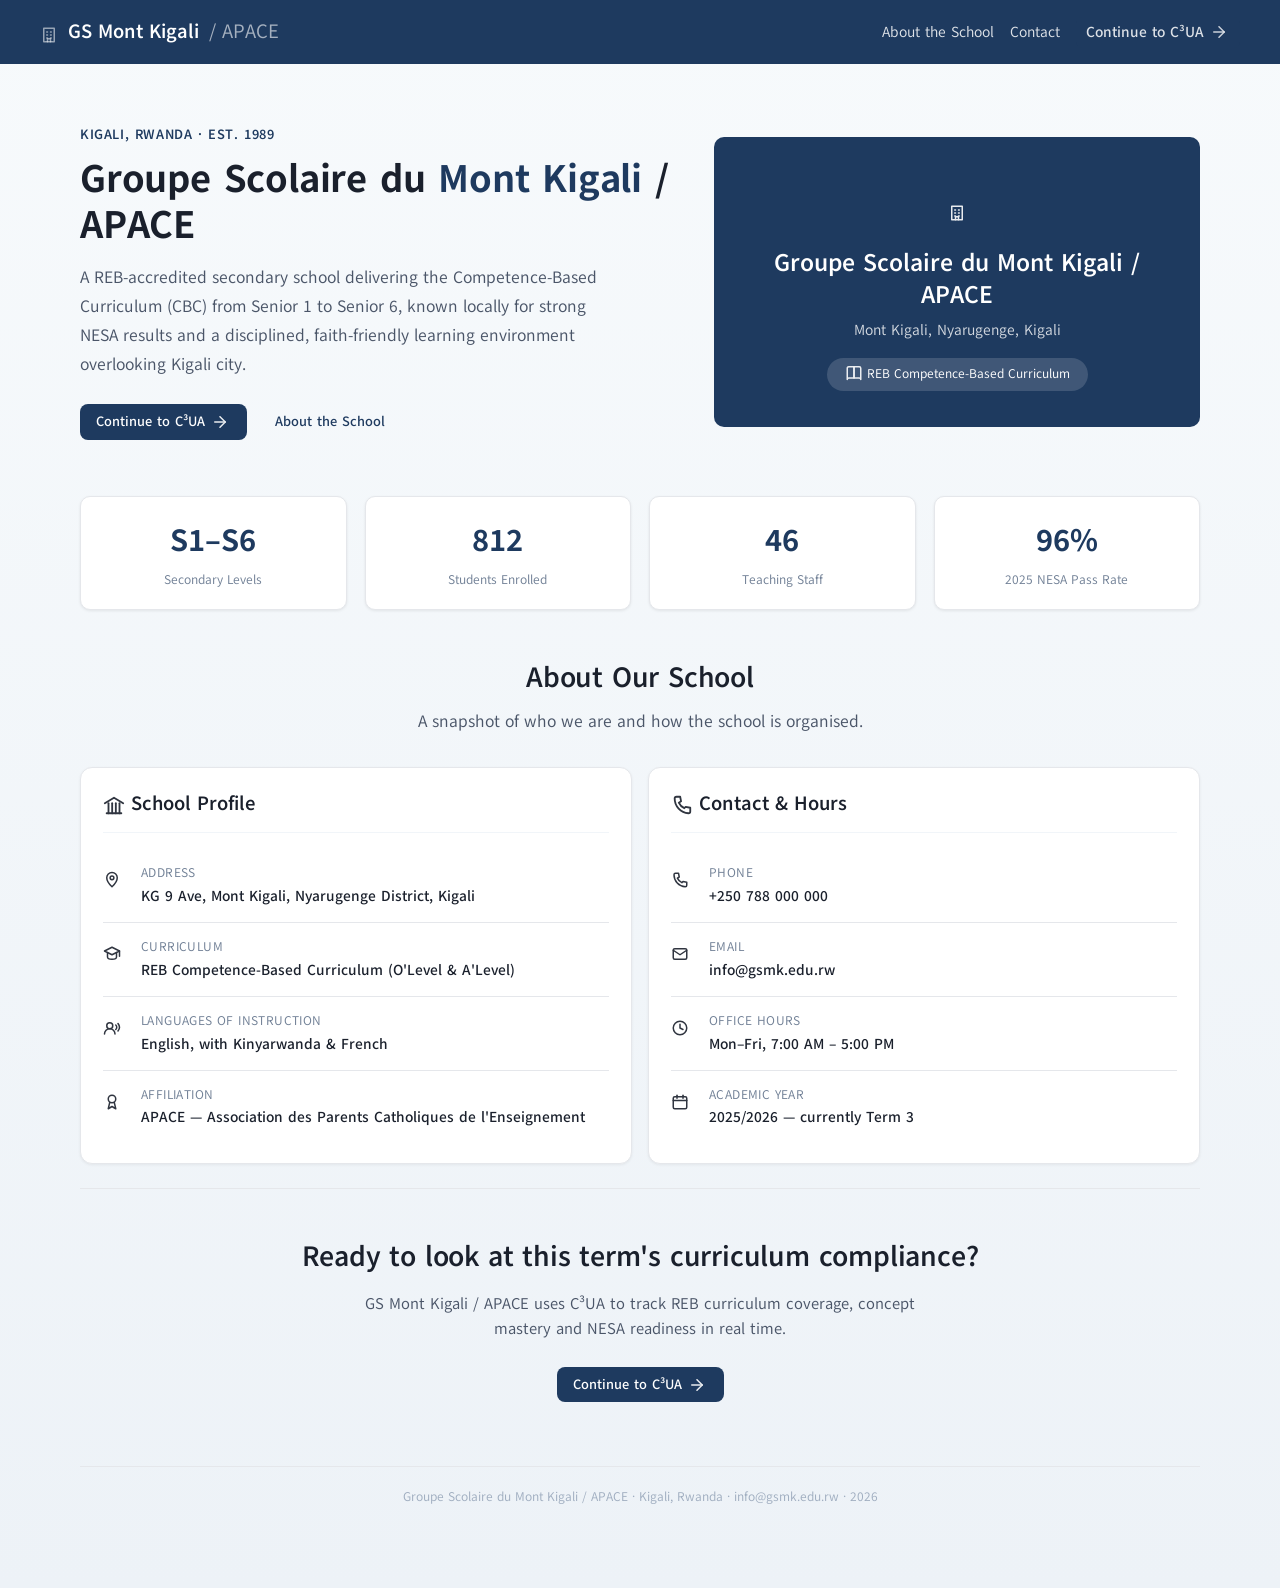
<file: index.html>
<!doctype html>
<html lang="en">
<head>
    <meta charset="UTF-8" />
    <meta name="viewport" content="width=device-width, initial-scale=1.0" />
    <title>Groupe Scolaire du Mont Kigali / APACE</title>
    <link rel="stylesheet" href="css/base.css" />
    <link rel="stylesheet" href="css/marketing.css" />
</head>
<body>
    <div class="site-page">
        <nav class="site-nav">
            <div class="brand"><span class="crest"><span class="material-symbols-outlined ui-icon" aria-hidden="true">apartment</span></span> GS Mont Kigali <span>/ APACE</span></div>
            <div class="nav-links">
                <a href="#about">About the School</a>
                <a href="#contact">Contact</a>
                <a href="c3ua.html" class="btn btn-primary btn-sm">Continue to C³UA <span class="material-symbols-outlined ui-icon" aria-hidden="true">arrow_forward</span></a>
            </div>
        </nav>

        <section class="hero-section">
            <div class="hero-content">
                <div class="hero-text">
                    <div class="eyebrow">Kigali, Rwanda · Est. 1989</div>
                    <h1>Groupe Scolaire du <span>Mont Kigali</span> / APACE</h1>
                    <p>
                        A REB-accredited secondary school delivering the Competence-Based Curriculum
                        (CBC) from Senior 1 to Senior 6, known locally for strong NESA results and a
                        disciplined, faith-friendly learning environment overlooking Kigali city.
                    </p>
                    <div style="display:flex;gap:12px;flex-wrap:wrap;">
                        <a href="c3ua.html" class="btn btn-primary btn-lg">Continue to C³UA <span class="material-symbols-outlined ui-icon" aria-hidden="true">arrow_forward</span></a>
                        <a href="#about" class="btn btn-outline btn-lg">About the School</a>
                    </div>
                </div>
                <div class="hero-image">
                    <div class="crest-big"><span class="material-symbols-outlined ui-icon" aria-hidden="true">apartment</span></div>
                    <div class="school-name">Groupe Scolaire du Mont Kigali / APACE</div>
                    <div class="school-location">Mont Kigali, Nyarugenge, Kigali</div>
                    <div class="school-badge"><span class="material-symbols-outlined ui-icon" aria-hidden="true">menu_book</span> REB Competence-Based Curriculum</div>
                </div>
            </div>

            <div class="hero-stats">
                <div class="stat"><div class="number">S1–S6</div><div class="label">Secondary Levels</div></div>
                <div class="stat"><div class="number">812</div><div class="label">Students Enrolled</div></div>
                <div class="stat"><div class="number">46</div><div class="label">Teaching Staff</div></div>
                <div class="stat"><div class="number">96%</div><div class="label">2025 NESA Pass Rate</div></div>
            </div>

            <div id="about" style="scroll-margin-top:80px;">
                <div class="section-title-block">
                    <h2>About Our School</h2>
                    <p>A snapshot of who we are and how the school is organised.</p>
                </div>
                <div class="grid-2">
                    <div class="card">
                        <div class="card-header"><span class="card-title"><span class="material-symbols-outlined ui-icon" aria-hidden="true">account_balance</span> School Profile</span></div>
                        <div class="info-tile"><span class="ico"><span class="material-symbols-outlined ui-icon" aria-hidden="true">location_on</span></span><div><div class="label">Address</div><div class="value">KG 9 Ave, Mont Kigali, Nyarugenge District, Kigali</div></div></div>
                        <div class="info-tile"><span class="ico"><span class="material-symbols-outlined ui-icon" aria-hidden="true">school</span></span><div><div class="label">Curriculum</div><div class="value">REB Competence-Based Curriculum (O'Level &amp; A'Level)</div></div></div>
                        <div class="info-tile"><span class="ico"><span class="material-symbols-outlined ui-icon" aria-hidden="true">record_voice_over</span></span><div><div class="label">Languages of Instruction</div><div class="value">English, with Kinyarwanda &amp; French</div></div></div>
                        <div class="info-tile"><span class="ico"><span class="material-symbols-outlined ui-icon" aria-hidden="true">military_tech</span></span><div><div class="label">Affiliation</div><div class="value">APACE — Association des Parents Catholiques de l'Enseignement</div></div></div>
                    </div>
                    <div class="card">
                        <div class="card-header"><span class="card-title"><span class="material-symbols-outlined ui-icon" aria-hidden="true">call</span> Contact &amp; Hours</span></div>
                        <div class="info-tile"><span class="ico"><span class="material-symbols-outlined ui-icon" aria-hidden="true">call</span></span><div><div class="label">Phone</div><div class="value">+250 788 000 000</div></div></div>
                        <div class="info-tile"><span class="ico"><span class="material-symbols-outlined ui-icon" aria-hidden="true">mail</span></span><div><div class="label">Email</div><div class="value">info@gsmk.edu.rw</div></div></div>
                        <div class="info-tile"><span class="ico"><span class="material-symbols-outlined ui-icon" aria-hidden="true">schedule</span></span><div><div class="label">Office Hours</div><div class="value">Mon–Fri, 7:00 AM – 5:00 PM</div></div></div>
                        <div class="info-tile"><span class="ico"><span class="material-symbols-outlined ui-icon" aria-hidden="true">calendar_month</span></span><div><div class="label">Academic Year</div><div class="value">2025/2026 — currently Term 3</div></div></div>
                    </div>
                </div>
            </div>

            <div class="cta-section">
                <h2>Ready to look at this term's curriculum compliance?</h2>
                <p>GS Mont Kigali / APACE uses C³UA to track REB curriculum coverage, concept mastery and NESA readiness in real time.</p>
                <div class="btn-group">
                    <a href="c3ua.html" class="btn btn-primary btn-lg">Continue to C³UA <span class="material-symbols-outlined ui-icon" aria-hidden="true">arrow_forward</span></a>
                </div>
            </div>

            <div id="contact" class="site-footer">
                Groupe Scolaire du Mont Kigali / APACE &middot; Kigali, Rwanda &middot; info@gsmk.edu.rw &middot; 2026
            </div>
        </section>
    </div>
    <script src="js/icons.js"></script>
</body>
</html>
</file>
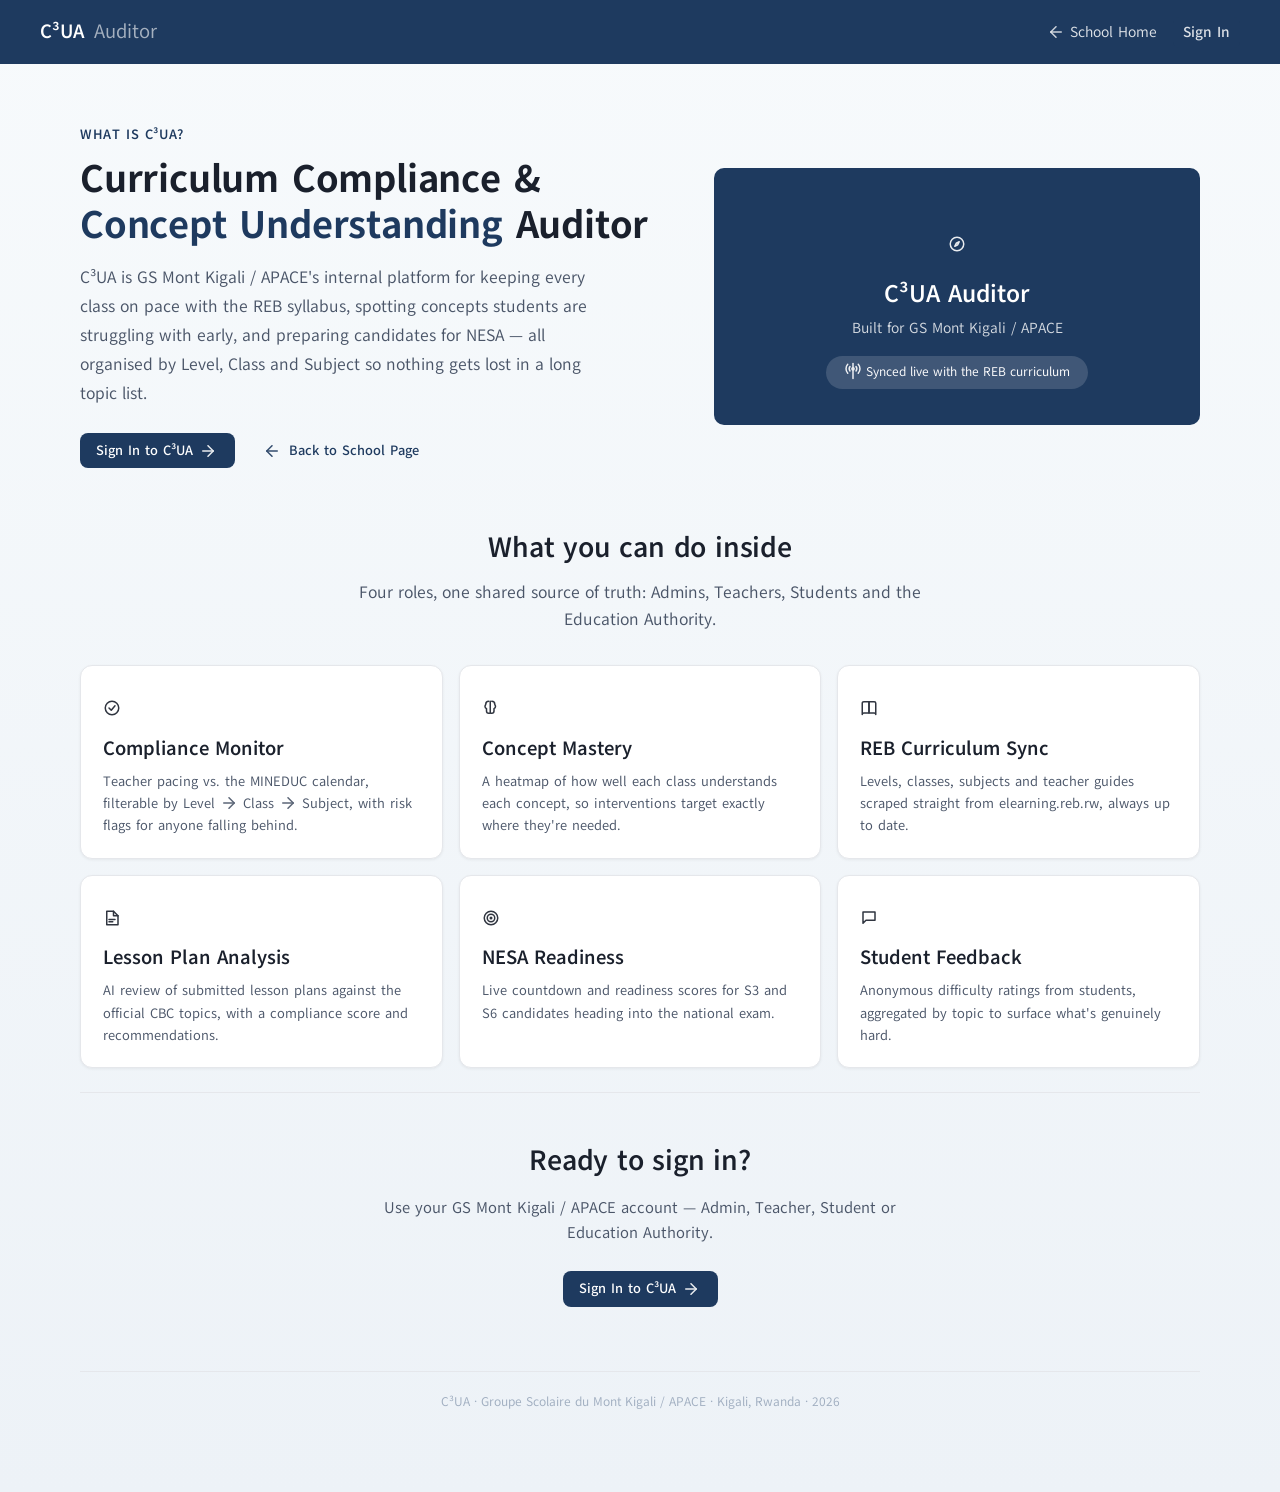
<file: c3ua.html>
<!doctype html>
<html lang="en">
<head>
    <meta charset="UTF-8" />
    <meta name="viewport" content="width=device-width, initial-scale=1.0" />
    <title>C³UA — Curriculum Compliance &amp; Concept Understanding Auditor</title>
    <link rel="stylesheet" href="css/base.css" />
    <link rel="stylesheet" href="css/marketing.css" />
</head>
<body>
    <div class="site-page">
        <nav class="site-nav">
            <div class="brand">C³UA <span>Auditor</span></div>
            <div class="nav-links">
                <a href="index.html"><span class="material-symbols-outlined ui-icon" aria-hidden="true">arrow_back</span> School Home</a>
                <a href="login.html" class="btn btn-primary btn-sm">Sign In</a>
            </div>
        </nav>

        <section class="hero-section">
            <div class="hero-content">
                <div class="hero-text">
                    <div class="eyebrow">What is C³UA?</div>
                    <h1>Curriculum Compliance &amp; <span>Concept Understanding</span> Auditor</h1>
                    <p>
                        C³UA is GS Mont Kigali / APACE's internal platform for keeping every class on
                        pace with the REB syllabus, spotting concepts students are struggling with
                        early, and preparing candidates for NESA — all organised by Level, Class and
                        Subject so nothing gets lost in a long topic list.
                    </p>
                    <div style="display:flex;gap:12px;flex-wrap:wrap;">
                        <a href="login.html" class="btn btn-primary btn-lg">Sign In to C³UA <span class="material-symbols-outlined ui-icon" aria-hidden="true">arrow_forward</span></a>
                        <a href="index.html" class="btn btn-outline btn-lg"><span class="material-symbols-outlined ui-icon" aria-hidden="true">arrow_back</span> Back to School Page</a>
                    </div>
                </div>
                <div class="hero-image">
                    <div class="crest-big"><span class="material-symbols-outlined ui-icon" aria-hidden="true">explore</span></div>
                    <div class="school-name">C³UA Auditor</div>
                    <div class="school-location">Built for GS Mont Kigali / APACE</div>
                    <div class="school-badge"><span class="material-symbols-outlined ui-icon" aria-hidden="true">cell_tower</span> Synced live with the REB curriculum</div>
                </div>
            </div>

            <div class="section-title-block">
                <h2>What you can do inside</h2>
                <p>Four roles, one shared source of truth: Admins, Teachers, Students and the Education Authority.</p>
            </div>
            <div class="grid-3">
                <div class="card">
                    <div style="font-size:24px;margin-bottom:8px;"><span class="material-symbols-outlined ui-icon" aria-hidden="true">check_circle</span></div>
                    <div class="card-title" style="margin-bottom:6px;">Compliance Monitor</div>
                    <p style="color:var(--gray-600);font-size:14px;line-height:1.6;">Teacher pacing vs. the MINEDUC calendar, filterable by Level <span class="material-symbols-outlined ui-icon" aria-hidden="true">arrow_forward</span> Class <span class="material-symbols-outlined ui-icon" aria-hidden="true">arrow_forward</span> Subject, with risk flags for anyone falling behind.</p>
                </div>
                <div class="card">
                    <div style="font-size:24px;margin-bottom:8px;"><span class="material-symbols-outlined ui-icon" aria-hidden="true">psychology</span></div>
                    <div class="card-title" style="margin-bottom:6px;">Concept Mastery</div>
                    <p style="color:var(--gray-600);font-size:14px;line-height:1.6;">A heatmap of how well each class understands each concept, so interventions target exactly where they're needed.</p>
                </div>
                <div class="card">
                    <div style="font-size:24px;margin-bottom:8px;"><span class="material-symbols-outlined ui-icon" aria-hidden="true">menu_book</span></div>
                    <div class="card-title" style="margin-bottom:6px;">REB Curriculum Sync</div>
                    <p style="color:var(--gray-600);font-size:14px;line-height:1.6;">Levels, classes, subjects and teacher guides scraped straight from elearning.reb.rw, always up to date.</p>
                </div>
                <div class="card">
                    <div style="font-size:24px;margin-bottom:8px;"><span class="material-symbols-outlined ui-icon" aria-hidden="true">edit_note</span></div>
                    <div class="card-title" style="margin-bottom:6px;">Lesson Plan Analysis</div>
                    <p style="color:var(--gray-600);font-size:14px;line-height:1.6;">AI review of submitted lesson plans against the official CBC topics, with a compliance score and recommendations.</p>
                </div>
                <div class="card">
                    <div style="font-size:24px;margin-bottom:8px;"><span class="material-symbols-outlined ui-icon" aria-hidden="true">track_changes</span></div>
                    <div class="card-title" style="margin-bottom:6px;">NESA Readiness</div>
                    <p style="color:var(--gray-600);font-size:14px;line-height:1.6;">Live countdown and readiness scores for S3 and S6 candidates heading into the national exam.</p>
                </div>
                <div class="card">
                    <div style="font-size:24px;margin-bottom:8px;"><span class="material-symbols-outlined ui-icon" aria-hidden="true">chat</span></div>
                    <div class="card-title" style="margin-bottom:6px;">Student Feedback</div>
                    <p style="color:var(--gray-600);font-size:14px;line-height:1.6;">Anonymous difficulty ratings from students, aggregated by topic to surface what's genuinely hard.</p>
                </div>
            </div>

            <div class="cta-section">
                <h2>Ready to sign in?</h2>
                <p>Use your GS Mont Kigali / APACE account — Admin, Teacher, Student or Education Authority.</p>
                <div class="btn-group">
                    <a href="login.html" class="btn btn-primary btn-lg">Sign In to C³UA <span class="material-symbols-outlined ui-icon" aria-hidden="true">arrow_forward</span></a>
                </div>
            </div>

            <div class="site-footer">
                C³UA &middot; Groupe Scolaire du Mont Kigali / APACE &middot; Kigali, Rwanda &middot; 2026
            </div>
        </section>
    </div>
    <script src="js/icons.js"></script>
</body>
</html>
</file>
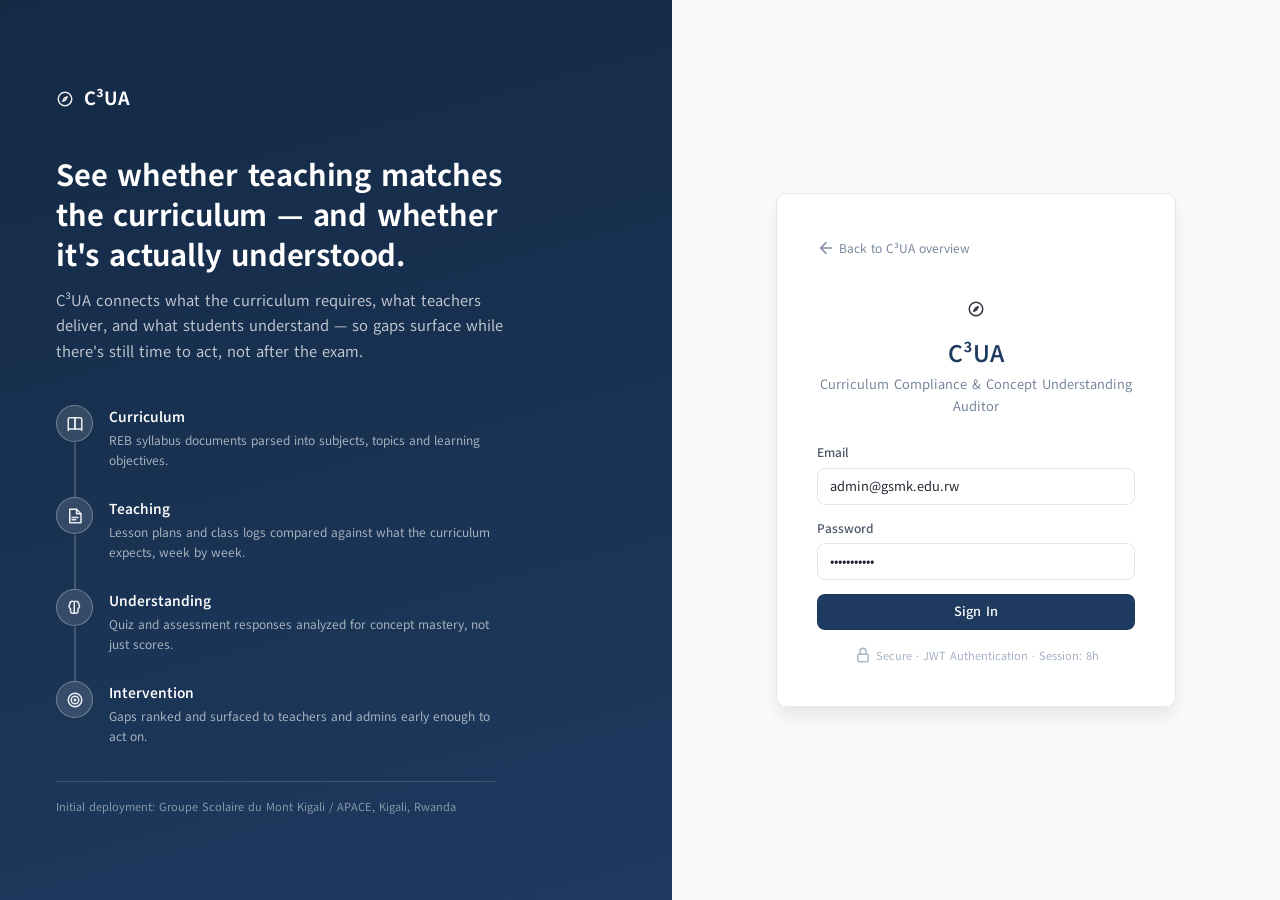
<file: dashboard.html>
<!doctype html>
<html lang="en">
<head>
    <meta charset="UTF-8" />
    <meta name="viewport" content="width=device-width, initial-scale=1.0" />
    <title>C³UA — Dashboard</title>
    <link rel="stylesheet" href="css/base.css" />
    <link rel="stylesheet" href="css/dashboard.css" />
</head>
<body>
    <div id="toasts"></div>

    <div class="modal-overlay" id="modal-overlay" onclick="if(event.target===this)closeModal()">
        <div class="modal">
            <div class="modal-header"><h3 id="modal-title">Modal</h3><button class="modal-close" onclick="closeModal()">×</button></div>
            <div id="modal-body"></div>
        </div>
    </div>

    <div id="page-admin">
        <nav class="topbar">
            <a class="topbar-brand" href="index.html">C³UA <span>GS Mont Kigali / APACE</span><span class="portal-tag">Admin Portal</span></a>
            <div class="topbar-right">
                <div class="topbar-user">
                    <div class="avatar" id="admin-avatar">AD</div>
                    <div><div class="name" id="admin-name">Admin</div><div class="role" id="admin-role">School Admin</div></div>
                </div>
                <button class="btn btn-secondary btn-sm" onclick="doLogout()">Sign Out</button>
            </div>
        </nav>

        <div class="app-layout">
            <aside class="sidebar" id="admin-sidebar">
                <div class="sidebar-section">
                    <div class="sidebar-label">Overview</div>
                    <div class="sidebar-item active" data-tab="a-dashboard" onclick="showAdminTab('a-dashboard',this)"><span class="icon"><span class="material-symbols-outlined ui-icon" aria-hidden="true">dashboard</span></span> Dashboard</div>
                    <div class="sidebar-item" data-tab="a-compliance" onclick="showAdminTab('a-compliance',this)"><span class="icon"><span class="material-symbols-outlined ui-icon" aria-hidden="true">check_circle</span></span> Compliance <span class="badge badge-danger" id="a-flag-count">0</span></div>
                    <div class="sidebar-item" data-tab="a-mastery" onclick="showAdminTab('a-mastery',this)"><span class="icon"><span class="material-symbols-outlined ui-icon" aria-hidden="true">psychology</span></span> Mastery</div>
                </div>
                <div class="sidebar-section">
                    <div class="sidebar-label">Management</div>
                    <div class="sidebar-item" data-tab="a-curriculum" onclick="showAdminTab('a-curriculum',this)"><span class="icon"><span class="material-symbols-outlined ui-icon" aria-hidden="true">menu_book</span></span> Curriculum</div>
                    <div class="sidebar-item" data-tab="a-guides" onclick="showAdminTab('a-guides',this)"><span class="icon"><span class="material-symbols-outlined ui-icon" aria-hidden="true">menu_book</span></span> Teacher Guides <span class="badge badge-info" id="a-guide-count">99</span></div>
                    <div class="sidebar-item" data-tab="a-reports" onclick="showAdminTab('a-reports',this)"><span class="icon"><span class="material-symbols-outlined ui-icon" aria-hidden="true">assignment</span></span> Reports</div>
                    <div class="sidebar-item" data-tab="a-nesa" onclick="showAdminTab('a-nesa',this)"><span class="icon"><span class="material-symbols-outlined ui-icon" aria-hidden="true">track_changes</span></span> NESA Readiness</div>
                    <div class="sidebar-item" data-tab="a-feedback" onclick="showAdminTab('a-feedback',this)"><span class="icon"><span class="material-symbols-outlined ui-icon" aria-hidden="true">chat</span></span> Feedback</div>
                </div>
                <div class="sidebar-section">
                    <div class="sidebar-label">Administration</div>
                    <div class="sidebar-item" id="users-nav-item" data-tab="a-users" onclick="showAdminTab('a-users',this)"><span class="icon"><span class="material-symbols-outlined ui-icon" aria-hidden="true">group</span></span> Manage Users</div>
                </div>
                <div class="sidebar-section">
                    <div class="sidebar-label">System</div>
                    <div class="sidebar-item" data-tab="a-settings" onclick="showAdminTab('a-settings',this)"><span class="icon"><span class="material-symbols-outlined ui-icon" aria-hidden="true">settings</span></span> Settings</div>
                </div>
            </aside>

            <main class="main-content">

                <!-- ===== DASHBOARD ===== -->
                <div id="a-dashboard" class="tab-content active">
                    <div class="section-header">
                        <div><h2>Dashboard</h2><p><span class="live-dot"></span>Real-time compliance, pacing &amp; concept-mastery monitoring</p></div>
                        <div class="section-actions">
                            <span id="a-api-status" style="font-size:12px;color:var(--gray-500);">● Connecting...</span>
                            <button class="btn btn-secondary btn-sm" onclick="refreshDashboard()"><span class="material-symbols-outlined ui-icon" aria-hidden="true">refresh</span> Refresh</button>
                            <button class="btn btn-primary btn-sm" onclick="triggerRebSync()"><span class="material-symbols-outlined ui-icon" aria-hidden="true">sync</span> Sync REB</button>
                        </div>
                    </div>

                    <!-- Insight banner: the one sentence a judge/admin should read first.
                         Synthesized from the same real data behind the stat cards below —
                         no separate AI call, just the numbers turned into a sentence. -->
                    <div class="card mb-3" id="a-insight-banner" style="border-left:4px solid var(--primary);">
                        <div style="display:flex;gap:12px;align-items:flex-start;">
                            <span class="material-symbols-outlined ui-icon" aria-hidden="true" style="font-size:24px;color:var(--primary);margin-top:2px;">psychology</span>
                            <div>
                                <div style="font-size:12px;font-weight:700;text-transform:uppercase;letter-spacing:0.5px;color:var(--gray-500);margin-bottom:4px;">Today's Insight</div>
                                <div id="a-insight-text" style="font-size:var(--text-body);color:var(--gray-800);line-height:1.5;">Analyzing curriculum delivery and concept mastery…</div>
                            </div>
                        </div>
                    </div>

                    <div class="stats-grid" id="a-stats">
                        <div class="stat-card"><div class="stat-icon"><span class="material-symbols-outlined ui-icon" aria-hidden="true">fact_check</span></div><div class="stat-value">—</div><div class="stat-label">Compliance</div><div class="stat-explainer">Loading…</div></div>
                        <div class="stat-card"><div class="stat-icon"><span class="material-symbols-outlined ui-icon" aria-hidden="true">speed</span></div><div class="stat-value">—</div><div class="stat-label">Curriculum Coverage</div><div class="stat-explainer">Loading…</div></div>
                        <div class="stat-card"><div class="stat-icon"><span class="material-symbols-outlined ui-icon" aria-hidden="true">psychology</span></div><div class="stat-value">—</div><div class="stat-label">Concept Mastery</div><div class="stat-explainer">Loading…</div></div>
                        <div class="stat-card"><div class="stat-icon"><span class="material-symbols-outlined ui-icon" aria-hidden="true">warning</span></div><div class="stat-value">—</div><div class="stat-label">Learning Gaps</div><div class="stat-explainer">Loading…</div></div>
                    </div>

                    <div class="card mb-3" id="guide-stats-card">
                        <div class="card-header">
                            <div><span class="card-title"><span class="material-symbols-outlined ui-icon" aria-hidden="true">menu_book</span> Teacher Guides</span><span class="card-subtitle" style="margin-left:12px;font-size:12px;" id="guide-sync-status">● loading...</span></div>
                            <span class="badge badge-info" id="guide-total-display">—</span>
                        </div>
                        <div style="display:flex;gap:24px;flex-wrap:wrap;">
                            <div><div style="font-size:12px;color:var(--gray-500);">O'Level</div><div style="font-size:20px;font-weight:700;color:var(--gray-800);" id="guide-olevel">—</div></div>
                            <div><div style="font-size:12px;color:var(--gray-500);">A'Level</div><div style="font-size:20px;font-weight:700;color:var(--gray-800);" id="guide-alevel">—</div></div>
                            <div><div style="font-size:12px;color:var(--gray-500);">Subjects</div><div style="font-size:20px;font-weight:700;color:var(--gray-800);" id="guide-subjects">—</div></div>
                            <div style="flex:1;min-width:200px;">
                                <div style="font-size:12px;color:var(--gray-500);margin-bottom:4px;">Top Subjects</div>
                                <div style="display:flex;gap:6px;flex-wrap:wrap;" id="guide-top-subjects"></div>
                            </div>
                        </div>
                        <div id="guide-alert-container"></div>
                    </div>

                    <div class="grid-2">
                        <div class="card">
                            <div class="card-header"><span class="card-title">CBC Coverage by Subject &amp; Class</span><span class="badge badge-info" id="a-term-badge">Term 3</span></div>
                            <div id="a-subject-bars" class="panel-scroll"><div class="loading"><div class="spinner"></div>Loading...</div></div>
                            <div id="a-subject-bars-note" class="helper-text" style="margin-top:8px;"></div>
                        </div>
                        <div class="card">
                            <div class="card-header"><span class="card-title"><span class="material-symbols-outlined ui-icon" aria-hidden="true">warning</span> Risk Flags</span><span class="badge badge-danger" id="a-risk-count">0</span></div>
                            <div id="a-risk-list" class="panel-scroll"><div class="loading"><div class="spinner"></div>Loading...</div></div>
                        </div>
                    </div>

                    <div class="grid-3 mt-3">
                        <div class="card"><div class="card-header"><span class="card-title"><span class="material-symbols-outlined ui-icon" aria-hidden="true">calendar_month</span> Term Progress</span></div><div id="a-term-progress"><div class="loading"><div class="spinner"></div></div></div></div>
                        <div class="card"><div class="card-header"><span class="card-title"><span class="material-symbols-outlined ui-icon" aria-hidden="true">edit_note</span> Lesson Plan Stats</span></div><div id="a-plan-stats"><div class="loading"><div class="spinner"></div></div></div></div>
                        <div class="card"><div class="card-header"><span class="card-title"><span class="material-symbols-outlined ui-icon" aria-hidden="true">person</span>‍<span class="material-symbols-outlined ui-icon" aria-hidden="true">school</span> Student Activity</span></div><div id="a-student-activity"><div class="loading"><div class="spinner"></div></div></div></div>
                    </div>
                </div>

                <!-- ===== COMPLIANCE ===== -->
                <div id="a-compliance" class="tab-content">
                    <div class="section-header">
                        <div><h2>Compliance Monitor</h2><p>Teacher pacing vs MINEDUC calendar, by Level <span class="material-symbols-outlined ui-icon" aria-hidden="true">arrow_forward</span> Class <span class="material-symbols-outlined ui-icon" aria-hidden="true">arrow_forward</span> Subject</p></div>
                        <div class="section-actions">
                            <button class="btn btn-secondary btn-sm" onclick="resetComplianceFilters()">⟲ Reset Filters</button>
                            <button class="btn btn-secondary btn-sm" onclick="loadComplianceData()"><span class="material-symbols-outlined ui-icon" aria-hidden="true">refresh</span> Refresh</button>
                        </div>
                    </div>
                    <div class="card">
                        <div class="alert alert-info mb-3"><span><span class="material-symbols-outlined ui-icon" aria-hidden="true">cell_tower</span></span><span id="a-reb-sync-note">Filters apply directly to the synced REB curriculum hierarchy.</span></div>
                        <div class="filter-bar">
                            <div class="filter-group"><label class="form-label">Level</label>
                                <select class="form-control" id="compliance-level"><option value="">All Levels</option><option value="O">O'Level</option><option value="A">A'Level</option></select>
                            </div>
                            <div class="filter-group"><label class="form-label">Class</label>
                                <select class="form-control" id="compliance-class"><option value="">All Classes</option></select>
                            </div>
                            <div class="filter-group"><label class="form-label">Subject</label>
                                <select class="form-control" id="compliance-subject"><option value="">All Subjects</option></select>
                            </div>
                            <div class="filter-group"><label class="form-label">Status</label>
                                <select class="form-control" id="compliance-status">
                                    <option value="">All Status</option>
                                    <option value="on_track">On Track</option>
                                    <option value="behind">Behind</option>
                                    <option value="critical">Critical</option>
                                    <option value="ahead">Ahead</option>
                                </select>
                            </div>
                            <div class="filter-group"><label class="form-label">Search</label>
                                <input class="form-control" style="width:160px;padding:6px 12px;" placeholder="Teacher name..." id="compliance-search" oninput="filterComplianceTable(this.value)">
                            </div>
                        </div>
                        <div class="table-wrap table-scroll">
                            <table>
                                <thead><tr><th>Teacher</th><th>Subject</th><th>Class</th><th>Covered</th><th>Expected</th><th>Pacing</th><th>Coverage</th><th>Status</th></tr></thead>
                                <tbody id="a-compliance-tbody"><tr><td colspan="8"><div class="loading"><div class="spinner"></div></div></td></tr></tbody>
                            </table>
                        </div>
                    </div>
                </div>

                <!-- ===== MASTERY ===== -->
                <div id="a-mastery" class="tab-content">
                    <div class="section-header">
                        <div><h2>Concept Mastery Heatmap</h2><p>Class-level CBC performance, by Level <span class="material-symbols-outlined ui-icon" aria-hidden="true">arrow_forward</span> Class <span class="material-symbols-outlined ui-icon" aria-hidden="true">arrow_forward</span> Subject</p></div>
                        <div class="section-actions">
                            <button class="btn btn-secondary btn-sm" onclick="resetMasteryFilters()">⟲ Reset Filters</button>
                            <button class="btn btn-secondary btn-sm" onclick="loadHeatmap()"><span class="material-symbols-outlined ui-icon" aria-hidden="true">refresh</span> Refresh</button>
                        </div>
                    </div>
                    <div class="filter-bar">
                        <div class="filter-group"><label class="form-label">Level</label>
                            <select class="form-control" id="hm-level"><option value="">All Levels</option><option value="O">O'Level</option><option value="A">A'Level</option></select>
                        </div>
                        <div class="filter-group"><label class="form-label">Class (required)</label>
                            <select class="form-control" id="hm-class"></select>
                        </div>
                        <div class="filter-group"><label class="form-label">Subject</label>
                            <select class="form-control" id="hm-subject"><option value="">All Subjects</option></select>
                        </div>
                    </div>
                    <div class="grid-2">
                        <div class="card">
                            <div class="card-header">
                                <span class="card-title">Topic Mastery Map</span>
                            </div>
                            <div id="hm-container" class="panel-scroll-lg"><div class="loading"><div class="spinner"></div>Select a class</div></div>
                        </div>
                        <div class="card">
                            <div class="card-header"><span class="card-title">Critical Gaps</span><span class="badge badge-danger" id="a-gap-count">—</span></div>
                            <div id="a-gap-list" class="panel-scroll-lg"><div class="loading"><div class="spinner"></div></div></div>
                        </div>
                    </div>
                </div>

                <!-- ===== CURRICULUM ===== -->
                <div id="a-curriculum" class="tab-content">
                    <div class="section-header">
                        <div><h2><span class="material-symbols-outlined ui-icon" aria-hidden="true">menu_book</span> Curriculum Hierarchy</h2><p>REB curriculum structure: Levels <span class="material-symbols-outlined ui-icon" aria-hidden="true">arrow_forward</span> Classes <span class="material-symbols-outlined ui-icon" aria-hidden="true">arrow_forward</span> Subjects</p></div>
                        <div class="section-actions">
                            <button class="btn btn-primary btn-sm" onclick="triggerRebSync()">⟳ Sync REB</button>
                            <button class="btn btn-secondary btn-sm" onclick="loadCurriculumData()"><span class="material-symbols-outlined ui-icon" aria-hidden="true">refresh</span> Refresh</button>
                        </div>
                    </div>
                    <div class="alert alert-success mb-3" id="curriculum-sync-note"><span><span class="material-symbols-outlined ui-icon" aria-hidden="true">cell_tower</span></span><span>Loading curriculum data...</span></div>
                    <div id="curriculum-hierarchy" class="panel-scroll-lg"><div class="loading"><div class="spinner"></div></div></div>
                </div>

                <!-- ===== TEACHER GUIDES ===== -->
                <div id="a-guides" class="tab-content">
                    <div class="section-header">
                        <div><h2><span class="material-symbols-outlined ui-icon" aria-hidden="true">menu_book</span> Teacher Guides</h2><p>Official REB teaching guides, by Level <span class="material-symbols-outlined ui-icon" aria-hidden="true">arrow_forward</span> Class <span class="material-symbols-outlined ui-icon" aria-hidden="true">arrow_forward</span> Subject</p></div>
                        <div class="section-actions">
                            <button class="btn btn-primary btn-sm" onclick="triggerRebSync()">⟳ Sync</button>
                            <button class="btn btn-secondary btn-sm" onclick="resetGuideFilters()">⟲ Reset Filters</button>
                        </div>
                    </div>
                    <div class="filter-bar">
                        <div class="filter-group"><label class="form-label">Level</label>
                            <select class="form-control" id="guide-level"><option value="">All Levels</option><option value="O">O'Level</option><option value="A">A'Level</option></select>
                        </div>
                        <div class="filter-group"><label class="form-label">Class</label>
                            <select class="form-control" id="guide-class"><option value="">All Classes</option></select>
                        </div>
                        <div class="filter-group"><label class="form-label">Subject</label>
                            <select class="form-control" id="guide-subject"><option value="">All Subjects</option></select>
                        </div>
                    </div>
                    <div id="teacher-guides-container" class="panel-scroll-lg"><div class="loading"><div class="spinner"></div>Loading guides...</div></div>
                </div>

                <!-- ===== REPORTS ===== -->
                <div id="a-reports" class="tab-content">
                    <div class="section-header"><div><h2>AI Reports</h2><p>School compliance and performance reports</p></div><button class="btn btn-primary btn-sm" onclick="generateReport()"><span class="material-symbols-outlined ui-icon" aria-hidden="true">smart_toy</span> Generate</button></div>
                    <div id="a-report-content"><div class="loading"><div class="spinner"></div></div></div>
                </div>

                <!-- ===== NESA ===== -->
                <div id="a-nesa" class="tab-content">
                    <div class="section-header"><div><h2>NESA Readiness</h2><p>Candidate readiness overview</p></div></div>
                    <div id="a-nesa-content"><div class="loading"><div class="spinner"></div></div></div>
                </div>

                <!-- ===== FEEDBACK ===== -->
                <div id="a-feedback" class="tab-content">
                    <div class="section-header"><div><h2>Student Feedback</h2><p>Difficulty index by topic</p></div></div>
                    <div id="a-feedback-content" class="panel-scroll-lg"><div class="loading"><div class="spinner"></div></div></div>
                </div>

                <!-- ===== MANAGE USERS ===== -->
                <div id="a-users" class="tab-content">
                    <div class="section-header">
                        <div><h2><span class="material-symbols-outlined ui-icon" aria-hidden="true">group</span> Manage Users</h2><p>Create, edit and remove Admin, Teacher, Student and Authority accounts</p></div>
                        <div class="section-actions">
                            <button class="btn btn-secondary btn-sm" onclick="loadUsers(usersState.page)"><span class="material-symbols-outlined ui-icon" aria-hidden="true">refresh</span> Refresh</button>
                            <button class="btn btn-primary btn-sm" onclick="openUserModal()">+ New User</button>
                        </div>
                    </div>
                    <div class="card">
                        <div class="filter-bar">
                            <div class="filter-group"><label class="form-label">Role</label>
                                <select class="form-control" id="users-role-filter" onchange="filterUsersTable()">
                                    <option value="">All Roles</option>
                                    <option value="admin">School Admin</option>
                                    <option value="teacher">Teacher</option>
                                    <option value="student">Student</option>
                                    <option value="authority">Education Authority</option>
                                </select>
                            </div>
                            <div class="filter-group"><label class="form-label">Search</label>
                                <input class="form-control" style="width:200px;" id="users-search" placeholder="Name or email..." oninput="filterUsersTable()">
                            </div>
                        </div>
                        <div class="table-wrap table-scroll">
                            <table>
                                <thead><tr><th>Name</th><th>Email</th><th>Role</th><th>Class</th><th>Status</th><th>Actions</th></tr></thead>
                                <tbody id="a-users-tbody"><tr><td colspan="6"><div class="loading"><div class="spinner"></div></div></td></tr></tbody>
                            </table>
                        </div>
                        <div class="flex flex-between mt-3" id="a-users-pager"></div>
                    </div>
                </div>

                <!-- ===== SETTINGS ===== -->
                <div id="a-settings" class="tab-content">
                    <div class="section-header"><div><h2><span class="material-symbols-outlined ui-icon" aria-hidden="true">settings</span> Settings</h2></div></div>
                    <div class="grid-2">
                        <div class="card">
                            <div class="card-header"><span class="card-title"><span class="material-symbols-outlined ui-icon" aria-hidden="true">apartment</span> School</span></div>
                            <div class="form-group"><label class="form-label">School Name</label><input class="form-control" value="Groupe Scolaire du Mont Kigali / APACE"></div>
                            <div class="form-group"><label class="form-label">Location</label><input class="form-control" value="Kigali, Rwanda"></div>
                            <div class="form-group"><label class="form-label">API URL</label><input class="form-control" id="settings-api-url" value="http://localhost:8000"></div>
                            <button class="btn btn-primary btn-sm" onclick="saveSettings()">Save Changes</button>
                        </div>
                        <div class="card">
                            <div class="card-header"><span class="card-title">🔔 Thresholds</span></div>
                            <div class="form-group"><label class="form-label">Pacing Alert (days behind)</label><input class="form-control" type="number" value="5"></div>
                            <div class="form-group"><label class="form-label">Mastery Intervention (%)</label><input class="form-control" type="number" value="70"></div>
                            <div class="form-group"><label class="form-label">Compliance Risk (%)</label><input class="form-control" type="number" value="70"></div>
                            <button class="btn btn-primary btn-sm" onclick="toast('Thresholds saved','success')">Save</button>
                        </div>
                    </div>
                </div>

            </main>
        </div>
    </div>

    <script src="js/icons.js"></script>
    <script src="js/config.js"></script>
    <script src="js/ui-helpers.js"></script>
    <script src="js/auth.js"></script>
    <script src="js/curriculum-tree.js"></script>
    <script src="js/tab-dashboard.js"></script>
    <script src="js/tab-compliance.js"></script>
    <script src="js/tab-mastery.js"></script>
    <script src="js/tab-curriculum.js"></script>
    <script src="js/tab-guides.js"></script>
    <script src="js/tab-reports.js"></script>
    <script src="js/tab-nesa.js"></script>
    <script src="js/tab-feedback.js"></script>
    <script src="js/reb-sync.js"></script>
    <script src="js/admin-users.js"></script>
    <script src="js/settings.js"></script>
    <script src="js/dashboard-app.js"></script>
</body>
</html>
</file>
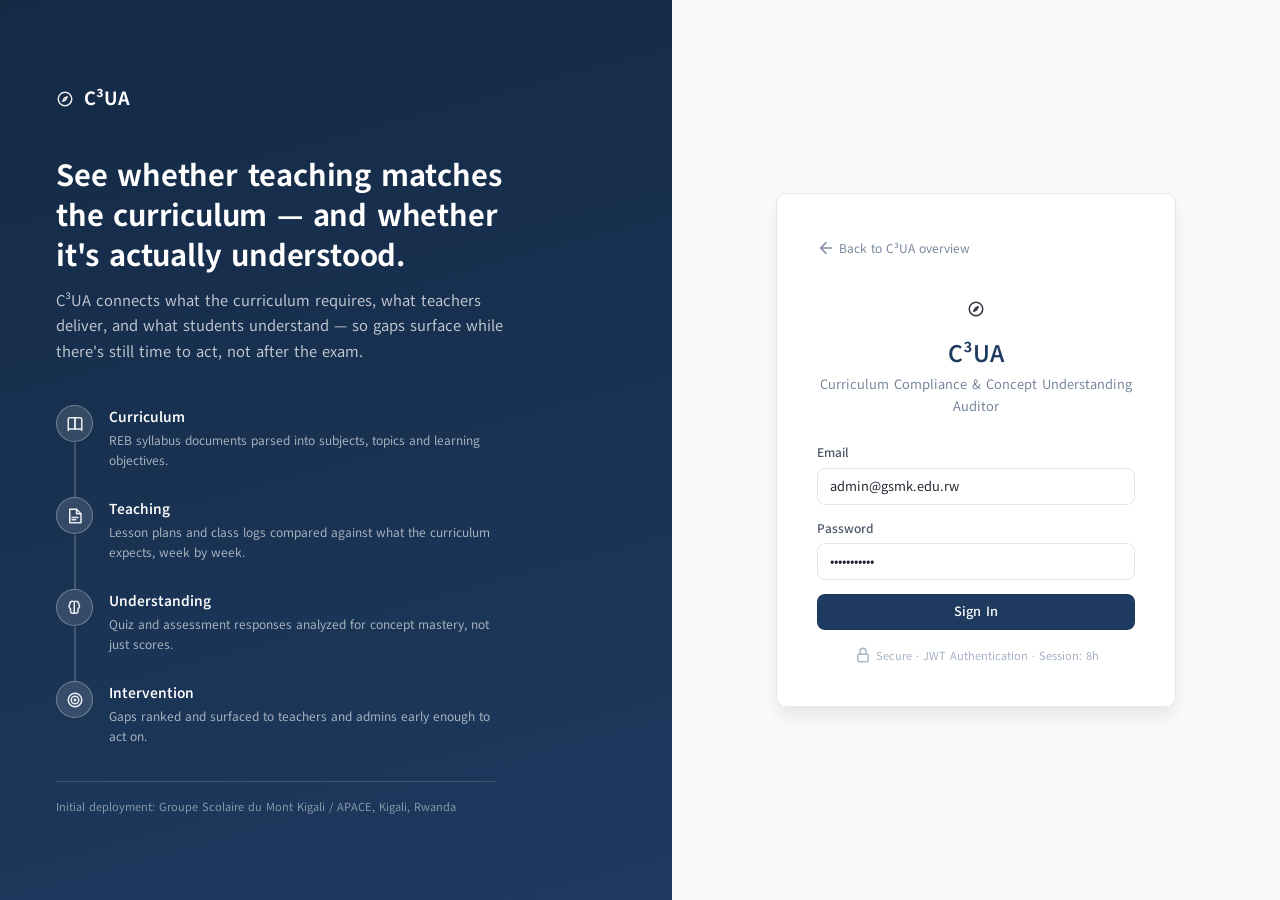
<file: login.html>
<!doctype html>
<html lang="en">
<head>
    <meta charset="UTF-8" />
    <meta name="viewport" content="width=device-width, initial-scale=1.0" />
    <title>Sign In — C³UA</title>
    <link rel="stylesheet" href="css/base.css" />
    <link rel="stylesheet" href="css/marketing.css" />
</head>
<body class="login-page">
    <div id="toasts"></div>

    <!-- Left: the pitch's own model (Curriculum -> Teaching -> Analysis ->
         Intervention), so the first screen anyone sees -- judge or user --
         states what the product does before they even sign in. -->
    <div class="login-narrative">
        <div class="crest-mark"><span class="material-symbols-outlined ui-icon" aria-hidden="true">explore</span> C³UA</div>
        <h1>See whether teaching matches the curriculum — and whether it's actually understood.</h1>
        <p class="lede">C³UA connects what the curriculum requires, what teachers deliver, and what students understand — so gaps surface while there's still time to act, not after the exam.</p>

        <div class="login-flow">
            <div class="login-flow-step">
                <div class="step-marker"><span class="material-symbols-outlined ui-icon" aria-hidden="true">menu_book</span></div>
                <div>
                    <div class="step-title">Curriculum</div>
                    <div class="step-desc">REB syllabus documents parsed into subjects, topics and learning objectives.</div>
                </div>
            </div>
            <div class="login-flow-step">
                <div class="step-marker"><span class="material-symbols-outlined ui-icon" aria-hidden="true">edit_note</span></div>
                <div>
                    <div class="step-title">Teaching</div>
                    <div class="step-desc">Lesson plans and class logs compared against what the curriculum expects, week by week.</div>
                </div>
            </div>
            <div class="login-flow-step">
                <div class="step-marker"><span class="material-symbols-outlined ui-icon" aria-hidden="true">psychology</span></div>
                <div>
                    <div class="step-title">Understanding</div>
                    <div class="step-desc">Quiz and assessment responses analyzed for concept mastery, not just scores.</div>
                </div>
            </div>
            <div class="login-flow-step">
                <div class="step-marker"><span class="material-symbols-outlined ui-icon" aria-hidden="true">track_changes</span></div>
                <div>
                    <div class="step-title">Intervention</div>
                    <div class="step-desc">Gaps ranked and surfaced to teachers and admins early enough to act on.</div>
                </div>
            </div>
        </div>

        <div class="narrative-footer">Initial deployment: Groupe Scolaire du Mont Kigali / APACE, Kigali, Rwanda</div>
    </div>

    <!-- Right: the actual sign-in form -->
    <div class="login-form-side">
    <div class="login-box">
        <a class="back-link" href="c3ua.html"><span class="material-symbols-outlined ui-icon" aria-hidden="true">arrow_back</span> Back to C³UA overview</a>
        <div class="logo">
            <div class="crest"><span class="material-symbols-outlined ui-icon" aria-hidden="true">explore</span></div>
            <h1>C³UA</h1>
            <p>Curriculum Compliance &amp; Concept Understanding Auditor</p>
        </div>
        <div id="login-error" class="login-error"></div>
        <!-- <div style="margin-bottom:12px;">
            <div style="font-size:12px;font-weight:600;color:var(--gray-500);margin-bottom:6px;">SELECT ROLE</div>
            <div class="role-selector" id="role-selector">
                <div class="role-option active" data-role="admin" onclick="selectRole('admin',this)">
                    <span class="emoji"><span class="material-symbols-outlined ui-icon" aria-hidden="true">person</span>‍<span class="material-symbols-outlined ui-icon" aria-hidden="true">work</span></span><span class="label">Admin</span>
                </div>
                <div class="role-option" data-role="teacher" onclick="selectRole('teacher',this)">
                    <span class="emoji"><span class="material-symbols-outlined ui-icon" aria-hidden="true">person</span>‍<span class="material-symbols-outlined ui-icon" aria-hidden="true">apartment</span></span><span class="label">Teacher</span>
                </div>
                <div class="role-option" data-role="student" onclick="selectRole('student',this)">
                    <span class="emoji"><span class="material-symbols-outlined ui-icon" aria-hidden="true">person</span>‍<span class="material-symbols-outlined ui-icon" aria-hidden="true">school</span></span><span class="label">Student</span>
                </div>
                <div class="role-option" data-role="authority" onclick="selectRole('authority',this)">
                    <span class="emoji"><span class="material-symbols-outlined ui-icon" aria-hidden="true">account_balance</span></span><span class="label">Authority</span>
                </div>
            </div>
        </div> -->
        <div class="form-group">
            <label class="form-label">Email</label>
            <input class="form-control" id="login-email" type="email" placeholder="email@school.edu.rw" value="admin@gsmk.edu.rw">
        </div>
        <div class="form-group">
            <label class="form-label">Password</label>
            <input class="form-control" id="login-password" type="password" placeholder="••••••••" value="password123">
        </div>
        <button class="btn btn-primary btn-block" id="login-btn" onclick="doLogin()">Sign In</button>
        <div style="margin-top:16px;text-align:center;font-size:12px;color:var(--gray-400);">
            <span class="material-symbols-outlined ui-icon" aria-hidden="true">lock</span> Secure · JWT Authentication · Session: 8h
        </div>
    </div>
    </div>

    <script src="js/icons.js"></script>
    <script src="js/config.js"></script>
    <script src="js/auth.js"></script>
    <script>
        // If someone is already signed in, skip straight to the dashboard
        // instead of making them log in again.
        if (STATE.user) window.location.href = 'dashboard.html';
        document.getElementById('login-password').addEventListener('keydown', (e) => {
            if (e.key === 'Enter') doLogin();
        });
    </script>
</body>
</html>
</file>
<file: css/base.css>
@import url("https://fonts.googleapis.com/css2?family=Google+Sans:ital,opsz,wght@0,17..18,400..700;1,17..18,400..700&family=Tirra:wght@400;500;600;700;800;900&display=swap");

/* ============================================
   C3UA — BASE THEME
   Shared by every page: variables, reset, buttons,
   cards, forms, tables, alerts, toasts, modal.
   ============================================ */
:root {
  /* Institutional palette (replaces the old green/navy startup palette) */
  --primary: #1e3a5f;
  --primary-light: #2f527d;
  --primary-dark: #142a45;
  --secondary: #2d3748;
  --accent: #1e3a5f;
  --accent-hover: #142a45;
  --success: #16a34a;
  --warning: #f59e0b;
  --danger: #dc2626;
  --info: #1e3a5f;
  --accent-gold: #c99a2e;
  --gray-50: #f8fafc;
  --gray-100: #f1f5f9;
  --gray-200: #e5e7eb;
  --gray-300: #cbd5e0;
  --gray-400: #a0aec0;
  --gray-500: #718096;
  --gray-600: #4a5568;
  --gray-700: #2d3748;
  --gray-800: #1a202c;
  --gray-900: #171923;
  --white: #ffffff;
  --shadow: 0 1px 3px rgba(0, 0, 0, 0.08);
  --shadow-md: 0 4px 6px rgba(0, 0, 0, 0.07);
  --shadow-lg: 0 10px 15px rgba(0, 0, 0, 0.07);
  --radius: 6px;
  --radius-lg: 10px;
  --font: "Google Sans", "Tirra", -apple-system, BlinkMacSystemFont, sans-serif;
  --transition: all 0.2s ease;

  /* Typography scale (spec: page 32-36 / section 22-24 / card 18-20 / body 16 / helper 14) */
  --text-page-title: 36px;
  --text-section-title: 25px;
  --text-card-title: 20px;
  --text-body: 17px;
  --text-helper: 15px;
}

* {
  box-sizing: border-box;
  margin: 0;
  padding: 0;
}

html {
  scroll-behavior: smooth;
}

body {
  background: var(--gray-50);
  color: var(--gray-800);
  font-family: var(--font);
  font-size: var(--text-body);
  line-height: 1.6;
}

/* ===== TYPOGRAPHY HIERARCHY (institutional readability scale) ===== */
.page-title {
  font-size: var(--text-page-title);
  font-weight: 800;
  color: var(--gray-900);
  line-height: 1.25;
  letter-spacing: -0.3px;
}
.section-title {
  font-size: var(--text-section-title);
  font-weight: 700;
  color: var(--gray-800);
  line-height: 1.3;
}
.helper-text {
  font-size: var(--text-helper);
  color: var(--gray-500);
}

/* ===== UTILITY ===== */
.hidden {
  display: none !important;
}
.flex {
  display: flex;
}
.flex-center {
  align-items: center;
}
.flex-between {
  justify-content: space-between;
}
.flex-wrap {
  flex-wrap: wrap;
}
.gap-2 {
  gap: 8px;
}
.gap-3 {
  gap: 12px;
}
.gap-4 {
  gap: 16px;
}
.gap-6 {
  gap: 24px;
}
.text-center {
  text-align: center;
}
.text-muted {
  color: var(--gray-500);
}
.text-sm {
  font-size: 14px;
}
.text-xs {
  font-size: 12px;
}
.fw-600 {
  font-weight: 600;
}
.fw-700 {
  font-weight: 700;
}
.mt-2 {
  margin-top: 8px;
}
.mt-3 {
  margin-top: 12px;
}
.mt-4 {
  margin-top: 16px;
}
.mt-6 {
  margin-top: 24px;
}
.mb-2 {
  margin-bottom: 8px;
}
.mb-3 {
  margin-bottom: 12px;
}
.mb-4 {
  margin-bottom: 16px;
}
.mb-6 {
  margin-bottom: 24px;
}

/* ===== BUTTONS ===== */
.btn {
  display: inline-flex;
  align-items: center;
  gap: 6px;
  padding: 8px 18px;
  border: none;
  border-radius: var(--radius);
  font-size: 14px;
  font-weight: 600;
  font-family: var(--font);
  cursor: pointer;
  transition: var(--transition);
  text-decoration: none;
  line-height: 1.4;
}
.btn-primary {
  background: var(--accent);
  color: white;
}
.btn-primary:hover {
  background: var(--accent-hover);
}
.btn-secondary {
  background: var(--gray-200);
  color: var(--gray-700);
}
.btn-secondary:hover {
  background: var(--gray-300);
}
.btn-success {
  background: var(--success);
  color: white;
}
.btn-success:hover {
  background: #2f855a;
}
.btn-danger {
  background: var(--danger);
  color: white;
}
.btn-danger:hover {
  background: #c53030;
}
.btn-outline {
  background: transparent;
  color: var(--accent);
  border: 1.5px solid var(--accent);
}
.btn-outline:hover {
  background: var(--accent);
  color: white;
}
.btn-sm {
  padding: 5px 12px;
  font-size: 13px;
}
.btn-lg {
  padding: 12px 28px;
  font-size: 16px;
}
.btn-block {
  width: 100%;
  justify-content: center;
}
.btn:disabled {
  opacity: 0.6;
  cursor: not-allowed;
}

/* ===== CARDS ===== */
.card {
  background: white;
  border-radius: var(--radius-lg);
  box-shadow: var(--shadow);
  padding: 16px 20px;
  border: 1px solid var(--gray-200);
}
.card-header {
  display: flex;
  align-items: center;
  justify-content: space-between;
  margin-bottom: 12px;
  padding-bottom: 10px;
  border-bottom: 1px solid var(--gray-200);
}
.card-title {
  font-size: 16px;
  font-weight: 700;
  color: var(--gray-800);
}
.card-subtitle {
  font-size: 14px;
  color: var(--gray-500);
}

/* ===== BADGES ===== */
.badge {
  display: inline-flex;
  align-items: center;
  padding: 2px 10px;
  border-radius: 20px;
  font-size: 12px;
  font-weight: 600;
}
.badge-success {
  background: #c6f6d5;
  color: #22543d;
}
.badge-warning {
  background: #fefcbf;
  color: #744210;
}
.badge-danger {
  background: #fed7d7;
  color: #9b2c2c;
}
.badge-info {
  background: #bee3f8;
  color: #2a4365;
}
.badge-neutral {
  background: var(--gray-200);
  color: var(--gray-600);
}

/* ===== STATS ===== */
.stats-grid {
  display: grid;
  grid-template-columns: repeat(4, 1fr);
  gap: 20px;
  margin-bottom: 24px;
}
.stat-card {
  background: white;
  border-radius: var(--radius-lg);
  padding: 22px 20px 18px;
  border: 1px solid var(--gray-200);
  box-shadow: var(--shadow);
  cursor: pointer;
  transition: box-shadow 0.2s ease;
  display: flex;
  flex-direction: column;
  text-decoration: none;
}
.stat-card:hover {
  box-shadow: var(--shadow-md);
}
.stat-card:focus-visible,
.sidebar-item:focus-visible,
.btn:focus-visible,
a:focus-visible,
button:focus-visible,
input:focus-visible,
select:focus-visible,
textarea:focus-visible {
  outline: 2px solid var(--primary);
  outline-offset: 2px;
}
.stat-card .stat-icon {
  font-size: 27px;
  margin-bottom: 10px;
}
.stat-card .stat-value {
  font-size: 38px;
  font-weight: 800;
  color: var(--gray-900);
  line-height: 1.1;
  letter-spacing: -0.5px;
  order: 1;
}
.stat-card .stat-label {
  font-size: 13px;
  color: var(--gray-600);
  font-weight: 600;
  text-transform: uppercase;
  letter-spacing: 0.5px;
  order: 2;
  margin-top: 4px;
}
.stat-card .stat-explainer {
  font-size: var(--text-helper);
  color: var(--gray-500);
  order: 2.5;
  margin-top: 6px;
  line-height: 1.5;
}
.stat-card .stat-change {
  font-size: 13px;
  font-weight: 600;
  order: 3;
  margin-top: 10px;
}
.stat-card .stat-change.up {
  color: var(--success);
}
.stat-card .stat-change.down {
  color: var(--danger);
}
.stat-card .stat-change.neutral {
  color: var(--gray-500);
}

/* ===== TABLES ===== */
.table-wrap {
  overflow-x: auto;
}
table {
  width: 100%;
  border-collapse: collapse;
  font-size: 14px;
}
th {
  text-align: left;
  padding: 10px 12px;
  font-weight: 600;
  color: var(--gray-600);
  border-bottom: 2px solid var(--gray-200);
  background: var(--gray-50);
  font-size: 13px;
  text-transform: uppercase;
  letter-spacing: 0.5px;
}
td {
  padding: 10px 12px;
  border-bottom: 1px solid var(--gray-200);
  color: var(--gray-700);
}
tr:hover td {
  background: var(--gray-50);
}
tr:last-child td {
  border-bottom: none;
}

/* ===== FORMS ===== */
.form-group {
  margin-bottom: 16px;
}
.form-label {
  display: block;
  font-size: 13px;
  font-weight: 600;
  color: var(--gray-600);
  margin-bottom: 4px;
}
.form-control {
  width: 100%;
  padding: 8px 12px;
  border: 1px solid var(--gray-300);
  border-radius: var(--radius);
  font-size: 15px;
  font-family: var(--font);
  transition: var(--transition);
  background: white;
  color: var(--gray-800);
}
.form-control:focus {
  outline: none;
  border-color: var(--accent);
  box-shadow: 0 0 0 3px rgba(49, 130, 206, 0.15);
}
.form-control::placeholder {
  color: var(--gray-400);
}
select.form-control {
  appearance: none;
  background-image: url("data:image/svg+xml,%3Csvg xmlns='http://www.w3.org/2000/svg' width='12' height='12' viewBox='0 0 12 12'%3E%3Cpath fill='%234a5568' d='M6 8L1 3h10z'/%3E%3C/svg%3E");
  background-repeat: no-repeat;
  background-position: right 12px center;
  padding-right: 32px;
}
textarea.form-control {
  resize: vertical;
  min-height: 80px;
}
select.form-control:disabled {
  background-color: var(--gray-100);
  color: var(--gray-400);
  cursor: not-allowed;
}

/* ===== ALERTS ===== */
.alert {
  padding: 12px 16px;
  border-radius: var(--radius);
  font-size: 14px;
  display: flex;
  align-items: flex-start;
  gap: 10px;
  margin-bottom: 16px;
  border: 1px solid transparent;
}
.alert-info {
  background: #ebf8ff;
  border-color: #bee3f8;
  color: #2a4365;
}
.alert-success {
  background: #f0fff4;
  border-color: #c6f6d5;
  color: #22543d;
}
.alert-warning {
  background: #fffff0;
  border-color: #fefcbf;
  color: #744210;
}
.alert-danger {
  background: #fff5f5;
  border-color: #fed7d7;
  color: #9b2c2c;
}

/* ===== LOADING ===== */
.loading {
  text-align: center;
  padding: 40px;
  color: var(--gray-500);
}
.loading .spinner {
  display: inline-block;
  width: 28px;
  height: 28px;
  border: 3px solid var(--gray-200);
  border-top-color: var(--accent);
  border-radius: 50%;
  animation: spin 0.8s linear infinite;
  margin-bottom: 10px;
}
@keyframes spin {
  to {
    transform: rotate(360deg);
  }
}

/* ===== MODAL ===== */
.modal-overlay {
  position: fixed;
  inset: 0;
  background: rgba(0, 0, 0, 0.5);
  z-index: 1000;
  display: none;
  align-items: center;
  justify-content: center;
  padding: 20px;
}
.modal-overlay.open {
  display: flex;
}
.modal {
  background: white;
  border-radius: var(--radius-lg);
  max-width: 520px;
  width: 100%;
  max-height: 85vh;
  overflow-y: auto;
  padding: 28px 32px;
  box-shadow: var(--shadow-lg);
}
.modal-header {
  display: flex;
  align-items: center;
  justify-content: space-between;
  margin-bottom: 20px;
}
.modal-header h3 {
  font-size: 20px;
  font-weight: 700;
  color: var(--gray-800);
}
.modal-close {
  background: none;
  border: none;
  font-size: 25px;
  cursor: pointer;
  color: var(--gray-400);
  padding: 4px 8px;
  border-radius: 4px;
}
.modal-close:hover {
  background: var(--gray-100);
  color: var(--gray-600);
}

/* ===== TOASTS ===== */
#toasts {
  position: fixed;
  bottom: 20px;
  right: 20px;
  z-index: 9999;
  display: flex;
  flex-direction: column;
  gap: 8px;
}
.toast {
  padding: 12px 18px;
  background: var(--gray-800);
  color: white;
  border-radius: var(--radius);
  min-width: 260px;
  max-width: 380px;
  box-shadow: var(--shadow-lg);
  display: flex;
  align-items: center;
  gap: 10px;
  font-size: 14px;
  animation: slideIn 0.3s ease;
}
.toast-success {
  border-left: 4px solid var(--success);
}
.toast-error {
  border-left: 4px solid var(--danger);
}
.toast-warning {
  border-left: 4px solid var(--warning);
}
.toast-info {
  border-left: 4px solid var(--info);
}
.toast .close {
  cursor: pointer;
  opacity: 0.6;
  font-size: 17px;
  margin-left: auto;
}
.toast .close:hover {
  opacity: 1;
}
@keyframes slideIn {
  from {
    transform: translateX(100%);
    opacity: 0;
  }
  to {
    transform: translateX(0);
    opacity: 1;
  }
}

/* ===== PROGRESS BAR ===== */
.progress {
  height: 6px;
  background: var(--gray-200);
  border-radius: 3px;
  overflow: hidden;
}
.progress-bar {
  height: 100%;
  border-radius: 3px;
  transition: width 0.6s ease;
}
.progress-bar.green {
  background: var(--success);
}
.progress-bar.yellow {
  background: var(--warning);
}
.progress-bar.red {
  background: var(--danger);
}
.progress-bar.blue {
  background: var(--accent);
}

/* ===== GRID ===== */
.grid-2 {
  display: grid;
  grid-template-columns: 1fr 1fr;
  gap: 16px;
}
.grid-3 {
  display: grid;
  grid-template-columns: repeat(3, 1fr);
  gap: 16px;
}
.grid-4 {
  display: grid;
  grid-template-columns: repeat(4, 1fr);
  gap: 14px;
}

/* ===== SECTION HEADER ===== */
.section-header {
  display: flex;
  align-items: flex-start;
  justify-content: space-between;
  margin-bottom: 14px;
  flex-wrap: wrap;
  gap: 12px;
}
.section-header {
  margin-bottom: 20px;
}
.section-header h2 {
  font-size: var(--text-section-title);
  font-weight: 700;
  color: var(--gray-800);
}
.section-header p {
  color: var(--gray-500);
  font-size: var(--text-helper);
  margin-top: 2px;
}
.section-actions {
  display: flex;
  gap: 8px;
  flex-wrap: wrap;
}

.live-dot {
  display: inline-block;
  width: 8px;
  height: 8px;
  border-radius: 50%;
  background: var(--success);
  margin-right: 6px;
  animation: pulse 1.5s infinite;
}
@keyframes pulse {
  0%,
  100% {
    opacity: 1;
  }
  50% {
    opacity: 0.4;
  }
}

/* ===== RESPONSIVE ===== */
@media (max-width: 1024px) {
  .stats-grid {
    grid-template-columns: repeat(2, 1fr);
  }
  .grid-4 {
    grid-template-columns: repeat(2, 1fr);
  }
  .grid-3 {
    grid-template-columns: 1fr 1fr;
  }
}
@media (max-width: 768px) {
  .grid-2,
  .grid-3,
  .grid-4 {
    grid-template-columns: 1fr;
  }
  .stats-grid {
    grid-template-columns: 1fr;
  }
}

/* ========== CURRICULUM POPUP ========== */
.curriculum-popup-overlay {
  position: fixed;
  inset: 0;
  background: rgba(0, 0, 0, 0.45);
  z-index: 9000;
  display: flex;
  align-items: center;
  justify-content: center;
  animation: cpFadeIn 0.15s ease;
}
.curriculum-popup {
  background: white;
  border-radius: 16px;
  padding: 28px 32px;
  max-width: 640px;
  width: 92%;
  max-height: 82vh;
  overflow-y: auto;
  box-shadow: 0 24px 48px rgba(0, 0, 0, 0.18);
  animation: cpSlideUp 0.2s ease;
}
.curriculum-popup h3 {
  font-size: 22px;
  font-weight: 800;
  margin-bottom: 4px;
}
.curriculum-popup .cp-meta {
  color: var(--gray-500);
  font-size: 14px;
  margin-bottom: 20px;
}
.curriculum-popup .cp-section {
  margin-bottom: 16px;
}
.curriculum-popup .cp-section-title {
  font-size: 12px;
  font-weight: 700;
  text-transform: uppercase;
  letter-spacing: 0.5px;
  color: var(--accent);
  margin-bottom: 8px;
}
.curriculum-popup .cp-close {
  float: right;
  background: none;
  border: none;
  font-size: 25px;
  cursor: pointer;
  color: var(--gray-400);
  line-height: 1;
  margin: -4px -4px 0 0;
}
.cp-progress-bar {
  height: 8px;
  background: var(--gray-100);
  border-radius: 99px;
  overflow: hidden;
  margin-top: 6px;
}
.cp-progress-fill {
  height: 100%;
  border-radius: 99px;
  background: var(--accent);
  transition: width 0.4s ease;
}

/* ========== GUIDE CARDS ========== */
.guide-card {
  background: white;
  border: 1px solid var(--gray-200);
  border-radius: var(--radius-lg);
  padding: 14px;
  box-shadow: var(--shadow);
  transition:
    box-shadow 0.2s,
    transform 0.15s;
}
.guide-card:hover {
  box-shadow: var(--shadow-md);
  transform: translateY(-2px);
}
.guide-title {
  font-weight: 700;
  font-size: 14px;
  margin-bottom: 3px;
}
.guide-meta {
  font-size: 12px;
  color: var(--gray-500);
  margin-bottom: 8px;
}
.guide-actions {
  display: flex;
  gap: 6px;
  margin-top: 8px;
}

/* ========== GAMIFIED QUIZ ========== */
.quiz-progress-bar {
  height: 5px;
  background: var(--gray-100);
  border-radius: 99px;
  overflow: hidden;
  margin-bottom: 16px;
}
.quiz-progress-fill {
  height: 100%;
  background: var(--accent);
  border-radius: 99px;
  transition: width 0.4s ease;
}
.quiz-streak {
  display: inline-flex;
  align-items: center;
  gap: 5px;
  background: #fef9c3;
  color: #92400e;
  padding: 3px 10px;
  border-radius: 99px;
  font-size: 12px;
  font-weight: 700;
}
.quiz-xp {
  display: inline-flex;
  align-items: center;
  gap: 5px;
  background: #dcfce7;
  color: #166534;
  padding: 3px 10px;
  border-radius: 99px;
  font-size: 12px;
  font-weight: 700;
}
.quiz-option-btn {
  width: 100%;
  text-align: left;
  padding: 10px 14px;
  border: 2px solid var(--gray-200);
  border-radius: var(--radius);
  background: white;
  cursor: pointer;
  font-size: 14px;
  transition:
    border-color 0.15s,
    background 0.15s;
  font-family: var(--font);
  margin-bottom: 6px;
  display: block;
}
.quiz-option-btn:hover {
  border-color: var(--accent);
  background: #f0fdf4;
}
.quiz-option-btn.selected {
  border-color: var(--accent);
  background: #dcfce7;
}
.quiz-option-btn.correct {
  border-color: var(--success);
  background: #ecfdf5;
  color: var(--success);
}
.quiz-option-btn.wrong {
  border-color: var(--danger);
  background: #fef2f2;
  color: var(--danger);
}

@keyframes cpFadeIn {
  from {
    opacity: 0;
  }
  to {
    opacity: 1;
  }
}
@keyframes cpSlideUp {
  from {
    transform: translateY(20px);
    opacity: 0;
  }
  to {
    transform: translateY(0);
    opacity: 1;
  }
}
@keyframes popIn {
  0% {
    transform: scale(0.85);
    opacity: 0;
  }
  70% {
    transform: scale(1.04);
  }
  100% {
    transform: scale(1);
    opacity: 1;
  }
}
.pop-in {
  animation: popIn 0.25s ease;
}

/* ===================================================
   C3UA PROFESSIONAL DESIGN SYSTEM v3
   Google Sans + Tirra · Green accent · Smooth UX
   =================================================== */

/* Typography improvements */
body {
  font-family: var(--font);
  -webkit-font-smoothing: antialiased;
  color: var(--gray-800);
}
h1,
h2,
h3,
h4,
h5,
h6 {
  font-family: var(--font);
  letter-spacing: -0.2px;
}

/* Scrollbar styling */
::-webkit-scrollbar {
  width: 6px;
  height: 6px;
}
::-webkit-scrollbar-track {
  background: var(--gray-100);
  border-radius: 99px;
}
::-webkit-scrollbar-thumb {
  background: var(--gray-300);
  border-radius: 99px;
}
::-webkit-scrollbar-thumb:hover {
  background: var(--gray-400);
}

/* Smooth transitions everywhere */
*,
*::before,
*::after {
  transition:
    background-color 0.15s ease,
    border-color 0.15s ease,
    box-shadow 0.15s ease;
}
button,
a {
  transition: all 0.15s ease !important;
}

/* ===== ICONS (inline SVG, hydrated by js/icons.js) =====
   Previously a ligature web font loaded from Google's CDN — replaced with
   self-hosted inline SVG so icons render instantly with zero network
   dependency (works offline, never blocked by a restrictive network,
   never shows raw fallback text). */
.material-symbols-outlined {
  display: inline-flex;
  align-items: center;
  justify-content: center;
  width: 18px;
  height: 18px;
  vertical-align: -4px;
  user-select: none;
}
.ui-icon-svg {
  width: 100%;
  height: 100%;
  display: block;
}
.ui-icon {
  color: currentColor;
  opacity: 0.9;
}
.btn .ui-icon,
button .ui-icon {
  margin-right: 2px;
}
.stat-icon .ui-icon,
.card-title .ui-icon {
  width: 22px;
  height: 22px;
  vertical-align: -6px;
}

/* Sidebar polish */
.sidebar {
  background: var(--primary-dark);
}
.sidebar-item {
  color: rgba(255, 255, 255, 0.75);
  border-radius: 8px;
  margin: 2px 8px;
  padding: 11px 14px;
  font-size: 15px;
  font-weight: 500;
  cursor: pointer;
  transition: all 0.15s ease;
  display: flex;
  align-items: center;
  gap: 10px;
}
.sidebar-item:hover {
  background: rgba(255, 255, 255, 0.12);
  color: white;
}
.sidebar-item.active {
  background: var(--primary-light);
  color: white;
  font-weight: 700;
  box-shadow: inset 3px 0 0 var(--accent-gold);
}
.sidebar-label {
  font-size: 13px;
  font-weight: 700;
  text-transform: uppercase;
  letter-spacing: 1px;
  color: rgba(255, 255, 255, 0.4);
  padding: 14px 22px 6px;
}
.sidebar-section {
  margin-bottom: 4px;
}

/* Topbar */
.topbar {
  background: white;
  border-bottom: 1px solid var(--gray-200);
  box-shadow: 0 1px 4px rgba(0, 0, 0, 0.05);
}
.topbar-brand {
  font-weight: 800;
  color: var(--primary-dark);
  font-size: 19px;
  text-decoration: none;
  display: flex;
  align-items: center;
  gap: 8px;
}
.topbar-brand span.portal-tag {
  background: var(--accent-gold);
  color: white;
  font-size: 13px;
  padding: 2px 8px;
  border-radius: 99px;
  font-weight: 700;
  letter-spacing: 0.3px;
}

/* Cards */
.card {
  background: white;
  border-radius: 12px;
  border: 1px solid var(--gray-200);
  padding: 20px 22px;
  box-shadow: 0 1px 3px rgba(0, 0, 0, 0.06);
  transition: box-shadow 0.2s ease;
}
.card-header {
  display: flex;
  justify-content: space-between;
  align-items: center;
  margin-bottom: 16px;
  padding-bottom: 12px;
  border-bottom: 1px solid var(--gray-100);
}
.card-title {
  font-weight: 700;
  font-size: var(--text-card-title);
  color: var(--gray-800);
}
.card-subtitle {
  font-size: var(--text-helper);
  color: var(--gray-500);
}
.card-explainer {
  font-size: var(--text-helper);
  color: var(--gray-500);
  margin-top: 4px;
  line-height: 1.5;
}

/* Buttons */
.btn {
  border-radius: 8px;
  font-weight: 600;
  font-size: 14px;
  padding: 8px 16px;
  border: none;
  cursor: pointer;
  display: inline-flex;
  align-items: center;
  gap: 6px;
  font-family: var(--font);
  transition: all 0.15s ease;
}
.btn-primary {
  background: var(--accent);
  color: white;
}
.btn-primary:hover {
  background: var(--accent-hover);
}
.btn-secondary {
  background: var(--gray-100);
  color: var(--gray-700);
  border: 1px solid var(--gray-200);
}
.btn-secondary:hover {
  background: var(--gray-200);
}
.btn-sm {
  padding: 5px 10px;
  font-size: 13px;
  border-radius: 6px;
}
.btn-block {
  width: 100%;
  justify-content: center;
}

/* Badges */
.badge {
  display: inline-flex;
  align-items: center;
  padding: 2px 8px;
  border-radius: 99px;
  font-size: 12px;
  font-weight: 700;
}
.badge-info {
  background: #e8f5e9;
  color: #1b5e20;
}
.badge-success {
  background: #dcfce7;
  color: #166534;
}
.badge-warning {
  background: #fef9c3;
  color: #92400e;
}
.badge-danger {
  background: #fee2e2;
  color: #991b1b;
}
.badge-neutral {
  background: var(--gray-100);
  color: var(--gray-600);
}

/* Forms */
.form-control {
  border: 1.5px solid var(--gray-200);
  border-radius: 8px;
  padding: 8px 12px;
  font-size: 14px;
  font-family: var(--font);
  width: 100%;
  background: white;
  transition:
    border-color 0.15s ease,
    box-shadow 0.15s ease;
  box-sizing: border-box;
}
.form-control:focus {
  outline: none;
  border-color: var(--accent);
  box-shadow: 0 0 0 3px rgba(46, 125, 50, 0.12);
}
.form-label {
  font-size: 13px;
  font-weight: 600;
  color: var(--gray-600);
  margin-bottom: 4px;
  display: block;
}
.form-group {
  margin-bottom: 14px;
}
select.form-control {
  cursor: pointer;
}

/* Alerts */
.alert {
  border-radius: 10px;
  padding: 10px 14px;
  font-size: 14px;
  margin-bottom: 12px;
}
.alert-success {
  background: #f0fdf4;
  color: #166534;
  border: 1px solid #bbf7d0;
}
.alert-warning {
  background: #fffbeb;
  color: #92400e;
  border: 1px solid #fde68a;
}
.alert-danger {
  background: #fff1f2;
  color: #9f1239;
  border: 1px solid #fecdd3;
}
.alert-info {
  background: #f0fdf4;
  color: #166534;
  border: 1px solid #bbf7d0;
}

/* Progress bars */
.progress {
  background: var(--gray-100);
  border-radius: 99px;
  height: 8px;
  overflow: hidden;
}
.progress-bar {
  height: 100%;
  border-radius: 99px;
  transition: width 0.5s ease;
}
.progress-bar.green {
  background: var(--success);
}
.progress-bar.yellow {
  background: var(--warning);
}
.progress-bar.red {
  background: var(--danger);
}
.progress-bar.blue {
  background: var(--accent);
}

/* Curriculum subject buttons */
.hierarchy-subject-btn {
  background: #f0fdf4;
  color: #166534;
  border: 1px solid #bbf7d0;
  border-radius: 20px;
  padding: 4px 12px;
  font-size: 13px;
  font-weight: 600;
  cursor: pointer;
  transition: all 0.15s ease;
  font-family: var(--font);
}
.hierarchy-subject-btn:hover {
  background: var(--accent);
  color: white;
  border-color: var(--accent);
  transform: translateY(-1px);
  box-shadow: 0 3px 8px rgba(46, 125, 50, 0.2);
}
.hierarchy-subject-btn.from-guide {
  background: #f0f7ff;
  color: #1e40af;
  border-color: #bfdbfe;
}
.hierarchy-subject-btn.from-guide:hover {
  background: #1e40af;
  color: white;
  border-color: #1e40af;
}

/* Loading */
.loading {
  display: flex;
  flex-direction: column;
  align-items: center;
  justify-content: center;
  padding: 40px;
  gap: 12px;
  color: var(--gray-500);
  font-size: 14px;
}
.spinner {
  width: 28px;
  height: 28px;
  border: 3px solid var(--gray-200);
  border-top-color: var(--accent);
  border-radius: 50%;
  animation: spin 0.7s linear infinite;
}
@keyframes spin {
  to {
    transform: rotate(360deg);
  }
}

/* Panel scroll */
.panel-scroll-lg {
  max-height: 400px;
  overflow-y: auto;
  padding-right: 4px;
}

/* Text utilities */
.text-muted {
  color: var(--gray-500);
}
.text-sm {
  font-size: 13px;
}
.text-center {
  text-align: center;
}
.mb-2 {
  margin-bottom: 8px;
}
.mb-3 {
  margin-bottom: 12px;
}
.mb-4 {
  margin-bottom: 16px;
}
.mt-2 {
  margin-top: 8px;
}
.mt-3 {
  margin-top: 12px;
}
.mt-4 {
  margin-top: 16px;
}

/* Grid */
.grid-2 {
  display: grid;
  grid-template-columns: 1fr 1fr;
  gap: 16px;
}

@media (max-width: 900px) {
  .grid-2,
  .stats-grid {
    grid-template-columns: 1fr;
  }
}

/* Filter bar */
.filter-bar {
  display: flex;
  flex-wrap: wrap;
  gap: 10px;
  align-items: flex-end;
  padding: 12px 14px;
  background: var(--gray-50);
  border-radius: 10px;
  border: 1px solid var(--gray-200);
  margin-bottom: 14px;
}
.filter-group {
  display: flex;
  flex-direction: column;
  min-width: 140px;
}

/* Tables */
.data-table {
  width: 100%;
  border-collapse: collapse;
  font-size: 14px;
}
.data-table th {
  text-align: left;
  padding: 10px 12px;
  background: var(--gray-50);
  font-weight: 700;
  font-size: 12px;
  text-transform: uppercase;
  letter-spacing: 0.4px;
  color: var(--gray-500);
  border-bottom: 1px solid var(--gray-200);
}
.data-table td {
  padding: 10px 12px;
  border-bottom: 1px solid var(--gray-100);
  color: var(--gray-700);
}
.data-table tr:hover td {
  background: var(--gray-50);
}
.data-table tr:last-child td {
  border-bottom: none;
}
</file>
<file: css/marketing.css>
/* ============================================
   C3UA — MARKETING / PUBLIC PAGES
   Used by: index.html (school info), c3ua.html (about), login.html
   ============================================ */

.site-page { min-height: 100vh; background: linear-gradient(180deg, #f7fafc 0%, #edf2f7 100%); }

.site-nav {
    background: var(--primary); color: white; padding: 0 40px; height: 64px;
    display: flex; align-items: center; justify-content: space-between;
    position: sticky; top: 0; z-index: 100;
}
.site-nav .brand { font-size: 20px; font-weight: 700; display: flex; align-items: center; gap: 10px; }
.site-nav .brand .crest { font-size: 25px; }
.site-nav .brand span { color: rgba(255, 255, 255, 0.6); font-weight: 400; }
.site-nav .nav-links { display: flex; gap: 16px; align-items: center; }
.site-nav .nav-links a { color: rgba(255, 255, 255, 0.85); text-decoration: none; font-size: 15px; transition: var(--transition); }
.site-nav .nav-links a:hover { color: white; }

.hero-section { padding: 60px 40px; max-width: 1200px; margin: 0 auto; }

.hero-content { display: grid; grid-template-columns: 1.1fr 0.9fr; gap: 40px; align-items: center; margin-bottom: 56px; }
.hero-content .hero-text .eyebrow { color: var(--accent); font-weight: 700; font-size: 14px; letter-spacing: 0.6px; text-transform: uppercase; margin-bottom: 10px; }
.hero-content .hero-text h1 { font-size: 40px; font-weight: 800; color: var(--gray-800); line-height: 1.15; }
.hero-content .hero-text h1 span { color: var(--accent); }
.hero-content .hero-text p { font-size: 17px; color: var(--gray-600); margin: 16px 0 24px; line-height: 1.7; max-width: 540px; }

.hero-content .hero-image { background: var(--primary); border-radius: var(--radius-lg); padding: 36px; color: white; text-align: center; min-height: 200px; display: flex; flex-direction: column; align-items: center; justify-content: center; }
.hero-content .hero-image .crest-big { font-size: 40px; margin-bottom: 10px; }
.hero-content .hero-image .school-name { font-size: 25px; font-weight: 700; margin-bottom: 6px; line-height: 1.3; }
.hero-content .hero-image .school-location { font-size: 15px; opacity: 0.8; }
.hero-content .hero-image .school-badge { margin-top: 16px; padding: 6px 18px; background: rgba(255, 255, 255, 0.15); border-radius: 20px; font-size: 13px; }

.hero-stats { display: grid; grid-template-columns: repeat(4, 1fr); gap: 18px; margin-bottom: 44px; }
.hero-stats .stat { background: white; padding: 18px; border-radius: var(--radius-lg); border: 1px solid var(--gray-200); text-align: center; box-shadow: var(--shadow); }
.hero-stats .stat .number { font-size: 32px; font-weight: 800; color: var(--primary); }
.hero-stats .stat .label { font-size: 13px; color: var(--gray-500); margin-top: 4px; }

.section-title-block { text-align: center; margin-bottom: 32px; }
.section-title-block h2 { font-size: 29px; font-weight: 700; color: var(--gray-800); }
.section-title-block p { color: var(--gray-600); max-width: 600px; margin: 8px auto 0; }

.info-tile { display: flex; gap: 12px; padding: 14px 0; border-bottom: 1px solid var(--gray-200); }
.info-tile:last-child { border-bottom: none; }
.info-tile .ico { font-size: 20px; width: 26px; flex-shrink: 0; }
.info-tile .label { font-size: 13px; color: var(--gray-500); text-transform: uppercase; letter-spacing: 0.4px; }
.info-tile .value { font-size: 15px; color: var(--gray-800); font-weight: 600; }

.cta-section { text-align: center; padding: 44px 0; border-top: 1px solid var(--gray-200); margin-top: 24px; }
.cta-section h2 { font-size: 29px; font-weight: 700; color: var(--gray-800); margin-bottom: 12px; }
.cta-section p { color: var(--gray-600); font-size: 16px; max-width: 560px; margin: 0 auto 24px; }
.cta-section .btn-group { display: flex; gap: 12px; justify-content: center; flex-wrap: wrap; }

.site-footer { text-align: center; padding: 20px 0; color: var(--gray-400); font-size: 13px; border-top: 1px solid var(--gray-200); margin-top: 20px; }

/* ===== LOGIN PAGE (split screen: narrative left, form right) ===== */
.login-page {
  min-height: 100vh;
  display: grid;
  grid-template-columns: 1.05fr 0.95fr;
}
.login-narrative {
  background: linear-gradient(165deg, var(--primary-dark) 0%, var(--primary) 100%);
  color: white;
  padding: 48px 56px;
  display: flex;
  flex-direction: column;
  justify-content: center;
  position: relative;
  overflow: hidden;
}
.login-narrative .crest-mark {
  display: inline-flex;
  align-items: center;
  gap: 10px;
  font-size: 20px;
  font-weight: 800;
  margin-bottom: 40px;
}
.login-narrative .crest-mark .ui-icon-svg { width: 26px; height: 26px; }
.login-narrative h1 {
  font-size: 32px;
  font-weight: 800;
  line-height: 1.25;
  max-width: 480px;
  margin-bottom: 14px;
}
.login-narrative .lede {
  font-size: 16px;
  color: rgba(255, 255, 255, 0.75);
  max-width: 460px;
  line-height: 1.6;
  margin-bottom: 40px;
}
.login-flow {
  display: flex;
  flex-direction: column;
  gap: 0;
  max-width: 440px;
}
.login-flow-step {
  display: flex;
  gap: 16px;
  padding-bottom: 26px;
  position: relative;
}
.login-flow-step:not(:last-child)::before {
  content: "";
  position: absolute;
  left: 18px;
  top: 38px;
  bottom: 0;
  width: 2px;
  background: rgba(255, 255, 255, 0.18);
}
.login-flow-step .step-marker {
  width: 37px;
  height: 37px;
  border-radius: 50%;
  background: rgba(255, 255, 255, 0.12);
  border: 1.5px solid rgba(255, 255, 255, 0.3);
  display: flex;
  align-items: center;
  justify-content: center;
  flex-shrink: 0;
}
.login-flow-step .step-marker .ui-icon-svg { width: 18px; height: 18px; }
.login-flow-step .step-title {
  font-weight: 700;
  font-size: 15px;
  margin-bottom: 3px;
}
.login-flow-step .step-desc {
  font-size: 13px;
  color: rgba(255, 255, 255, 0.65);
  line-height: 1.5;
}
.login-narrative .narrative-footer {
  margin-top: 8px;
  font-size: 12px;
  color: rgba(255, 255, 255, 0.5);
  border-top: 1px solid rgba(255, 255, 255, 0.15);
  padding-top: 16px;
  max-width: 440px;
}

.login-form-side {
  display: flex;
  align-items: center;
  justify-content: center;
  padding: 40px 20px;
  background: var(--gray-50);
}
.login-box { background: white; border-radius: var(--radius-lg); padding: 40px; max-width: 400px; width: 100%; box-shadow: var(--shadow-lg); border: 1px solid var(--gray-200); }
.login-box .logo { text-align: center; margin-bottom: 24px; }
.login-box .logo .crest { font-size: 34px; }
.login-box .logo h1 { font-size: 25px; font-weight: 700; color: var(--primary); margin-top: 4px; }
.login-box .logo p { color: var(--gray-500); font-size: 14px; }
.login-box .back-link { display: inline-block; margin-bottom: 16px; font-size: 13px; color: var(--gray-500); text-decoration: none; }
.login-box .back-link:hover { color: var(--accent); }
.login-box .login-error { display: none; padding: 10px 14px; background: #fff5f5; border: 1px solid #fed7d7; color: #9b2c2c; border-radius: var(--radius); font-size: 14px; margin-bottom: 16px; }
.login-box .login-error.show { display: block; }

.role-selector { display: grid; grid-template-columns: repeat(4, 1fr); gap: 8px; margin-bottom: 16px; }
.role-option { padding: 10px 8px; border: 2px solid var(--gray-200); border-radius: var(--radius); text-align: center; cursor: pointer; transition: var(--transition); background: white; }
.role-option:hover { border-color: var(--gray-400); }
.role-option.active { border-color: var(--accent); background: #ebf8ff; }
.role-option .emoji { font-size: 22px; display: block; }
.role-option .label { font-size: 12px; font-weight: 600; color: var(--gray-600); }
.role-option.active .label { color: var(--accent); }

@media (max-width: 900px) {
  .login-page { grid-template-columns: 1fr; }
  .login-narrative { padding: 40px 28px; }
  .login-flow { display: none; }
}

@media (max-width: 768px) {
    .hero-content { grid-template-columns: 1fr; }
    .hero-stats { grid-template-columns: repeat(2, 1fr); }
    .site-nav { padding: 0 16px; }
    .site-nav .nav-links { gap: 8px; }
    .hero-section { padding: 32px 18px; }
}
</file>
<file: css/dashboard.css>
/* ============================================
   C3UA — DASHBOARD APP
   Used by: dashboard.html
   ============================================ */

/* ===== NAVIGATION ===== */
.topbar {
  background: var(--primary);
  color: white;
  padding: 0 24px;
  height: 56px;
  display: flex;
  align-items: center;
  justify-content: space-between;
  position: sticky;
  top: 0;
  z-index: 100;
  box-shadow: 0 2px 4px rgba(0, 0, 0, 0.08);
}
.topbar.topbar-teacher {
  background: #1a4d3e;
}
.topbar.topbar-student {
  background: #4c2d7a;
}
.portal-tag {
  font-size: 12px;
  font-weight: 700;
  text-transform: uppercase;
  letter-spacing: 0.5px;
  background: rgba(255, 255, 255, 0.15);
  padding: 2px 8px;
  border-radius: 10px;
  margin-left: 8px;
}
.topbar-brand {
  display: flex;
  align-items: center;
  gap: 10px;
  font-weight: 700;
  font-size: 17px;
  color: white;
  cursor: pointer;
  text-decoration: none;
}
.topbar-brand span {
  color: rgba(255, 255, 255, 0.7);
  font-weight: 400;
}
.topbar-right {
  display: flex;
  align-items: center;
  gap: 12px;
}
.topbar-user {
  display: flex;
  align-items: center;
  gap: 8px;
  padding: 4px 12px 4px 4px;
  background: rgba(255, 255, 255, 0.1);
  border-radius: 20px;
}
.topbar-user .avatar {
  width: 30px;
  height: 30px;
  border-radius: 50%;
  background: var(--accent);
  display: flex;
  align-items: center;
  justify-content: center;
  font-weight: 600;
  font-size: 13px;
  color: white;
}
.topbar-user .name {
  font-size: 14px;
  font-weight: 500;
}
.topbar-user .role {
  font-size: 12px;
  opacity: 0.7;
}

/* ===== SIDEBAR ===== */
.sidebar {
  width: 220px;
  background: white;
  border-right: 1px solid var(--gray-200);
  height: calc(100vh - 56px);
  position: sticky;
  top: 56px;
  overflow-y: auto;
  padding: 16px 0;
  flex-shrink: 0;
}
.sidebar-section {
  margin-bottom: 8px;
}
.sidebar-label {
  font-size: 12px;
  font-weight: 700;
  text-transform: uppercase;
  letter-spacing: 0.8px;
  color: var(--gray-400);
  padding: 8px 16px 4px;
}
.sidebar-item {
  display: flex;
  align-items: center;
  gap: 10px;
  padding: 8px 16px;
  cursor: pointer;
  color: var(--gray-600);
  font-size: 14px;
  border-left: 3px solid transparent;
  transition: var(--transition);
}
.sidebar-item:hover {
  background: var(--gray-50);
  color: var(--gray-800);
}
.sidebar-item.active {
  background: #ebf8ff;
  color: var(--accent);
  border-left-color: var(--accent);
}
.sidebar-item .icon {
  font-size: 17px;
  width: 20px;
  text-align: center;
}
.sidebar-item .badge {
  margin-left: auto;
  font-size: 12px;
  padding: 0 7px;
}

/* ===== LAYOUT =====
   The app shell is exactly one viewport tall: the topbar is 56px, and
   .app-layout fills the rest. .main-content is the only thing that may
   ever scroll the whole page (and only if a tab genuinely overflows on
   a small screen) — every data-heavy widget inside a tab (tables,
   heatmaps, lists) gets its own bounded "panel-scroll" region instead,
   so picking a level/class/subject filter never makes the supervisor
   hunt down the page for the result. */
.app-layout {
  display: flex;
  height: calc(100vh - 56px);
}
.main-content {
  flex: 1;
  padding: 18px 22px;
  background: var(--gray-50);
  min-width: 0;
  overflow-y: auto;
}
.tab-content {
  display: none;
  animation: fadeIn 0.2s ease;
}
.tab-content.active {
  display: block;
}
@keyframes fadeIn {
  from {
    opacity: 0;
    transform: translateY(6px);
  }
  to {
    opacity: 1;
    transform: translateY(0);
  }
}

/* Bounded, internally-scrolling panels for variable-length content. */
.panel-scroll {
  max-height: 280px;
  overflow-y: auto;
}
.panel-scroll-lg {
  max-height: 420px;
  overflow-y: auto;
}
.table-scroll {
  max-height: calc(100vh - 360px);
  min-height: 160px;
  overflow-y: auto;
}

@media (max-width: 768px) {
  .sidebar {
    display: none;
  }
  .main-content {
    padding: 16px;
  }
  .topbar .nav-links {
    display: none;
  }
  .topbar-brand {
    font-size: 15px;
  }
  .topbar-user .name {
    display: none;
  }
}

/* ===== TEACHER GUIDES ===== */
.guide-card {
  background: white;
  border: 1px solid var(--gray-200);
  border-radius: var(--radius);
  padding: 16px;
  transition: var(--transition);
}
.guide-card:hover {
  border-color: var(--accent);
  box-shadow: var(--shadow-md);
}
.guide-card .guide-title {
  font-weight: 600;
  color: var(--gray-800);
}
.guide-card .guide-subject {
  font-size: 14px;
  color: var(--gray-500);
}
.guide-card .guide-lang {
  font-size: 12px;
}

/* ===== HEATMAP ===== */
.heatmap-explainer {
  font-size: var(--text-helper);
  color: var(--gray-600);
  line-height: 1.6;
  margin-bottom: 14px;
  max-width: 68ch;
}
.heatmap-legend {
  display: flex;
  flex-wrap: wrap;
  gap: 14px;
  margin-bottom: 14px;
  padding: 10px 14px;
  background: var(--gray-50);
  border: 1px solid var(--gray-200);
  border-radius: var(--radius);
}
.heatmap-legend-item {
  display: flex;
  align-items: center;
  gap: 6px;
  font-size: 13px;
  color: var(--gray-700);
}
.heatmap-legend-swatch {
  width: 13px;
  height: 13px;
  border-radius: 3px;
  flex-shrink: 0;
}
.heatmap-grid {
  display: grid;
  gap: 4px;
  position: relative;
}
.heatmap-cell {
  aspect-ratio: 1;
  border-radius: 4px;
  transition: var(--transition);
  cursor: pointer;
  border: 1px solid rgba(0, 0, 0, 0.06);
}
.heatmap-cell:hover,
.heatmap-cell:focus-visible {
  outline: 2px solid var(--primary);
  outline-offset: 1px;
  z-index: 2;
}
/* 5-tier mastery scale */
.heatmap-cell.excellent {
  background: #166534; /* dark green */
}
.heatmap-cell.good {
  background: var(--success); /* light/medium green */
}
.heatmap-cell.needs-attention {
  background: var(--warning); /* yellow */
}
.heatmap-cell.high-risk {
  background: #ea580c; /* orange */
}
.heatmap-cell.critical {
  background: var(--danger); /* red */
}
.heatmap-cell.none {
  background: var(--gray-200);
}

/* Custom hover panel (replaces bare title="" tooltips) */
.heatmap-tooltip {
  position: fixed;
  z-index: 3000;
  background: var(--gray-900);
  color: white;
  border-radius: 8px;
  padding: 10px 14px;
  font-size: 13px;
  line-height: 1.6;
  max-width: 260px;
  box-shadow: var(--shadow-lg);
  pointer-events: none;
  display: none;
}
.heatmap-tooltip.visible {
  display: block;
}
.heatmap-tooltip .ht-title {
  font-weight: 700;
  font-size: 14px;
  margin-bottom: 4px;
}
.heatmap-tooltip .ht-row {
  display: flex;
  justify-content: space-between;
  gap: 12px;
  color: rgba(255, 255, 255, 0.85);
}
.heatmap-tooltip .ht-reco {
  margin-top: 6px;
  padding-top: 6px;
  border-top: 1px solid rgba(255, 255, 255, 0.15);
  color: #a7f3d0;
}

/* ===== MISC ===== */
.upload-zone {
  border: 2px dashed var(--gray-300);
  border-radius: var(--radius);
  padding: 32px;
  text-align: center;
  cursor: pointer;
  transition: var(--transition);
  background: var(--gray-50);
}
.upload-zone:hover {
  border-color: var(--accent);
  background: #ebf8ff;
}

/* ===== COUNTDOWN ===== */
.countdown {
  display: flex;
  gap: 12px;
  flex-wrap: wrap;
}
.countdown-item {
  text-align: center;
  background: var(--gray-50);
  padding: 8px 14px;
  border-radius: var(--radius);
  border: 1px solid var(--gray-200);
  min-width: 50px;
}
.countdown-item .value {
  font-size: 25px;
  font-weight: 700;
  color: var(--gray-800);
  line-height: 1;
}
.countdown-item .label {
  font-size: 12px;
  color: var(--gray-500);
  text-transform: uppercase;
  letter-spacing: 0.5px;
}

/* ===== FILTER BAR ===== */
.filter-bar {
  display: flex;
  gap: 12px;
  flex-wrap: wrap;
  align-items: flex-end;
  margin-bottom: 16px;
  padding: 12px 16px;
  background: white;
  border-radius: var(--radius);
  border: 1px solid var(--gray-200);
}
.filter-bar .form-control {
  width: auto;
  min-width: 140px;
}
.filter-bar .form-label {
  margin-bottom: 4px;
  font-size: 13px;
  white-space: nowrap;
}
.filter-bar .filter-group {
  display: flex;
  flex-direction: column;
  gap: 2px;
}
.filter-bar .filter-reset {
  align-self: center;
}

/* ===== CURRICULUM HIERARCHY ===== */
.hierarchy-level {
  border-left: 3px solid var(--accent);
  padding-left: 16px;
  margin-bottom: 16px;
}
.hierarchy-grade {
  padding: 10px 14px;
  background: var(--gray-50);
  border-radius: var(--radius);
  margin-bottom: 8px;
  border: 1px solid var(--gray-200);
}
.hierarchy-subject {
  display: inline-block;
  padding: 3px 10px;
  background: white;
  border: 1px solid var(--gray-200);
  border-radius: 4px;
  font-size: 13px;
  color: var(--gray-600);
  margin: 2px 4px;
}
.hierarchy-subject:hover {
  border-color: var(--accent);
  background: #ebf8ff;
}
</file>
